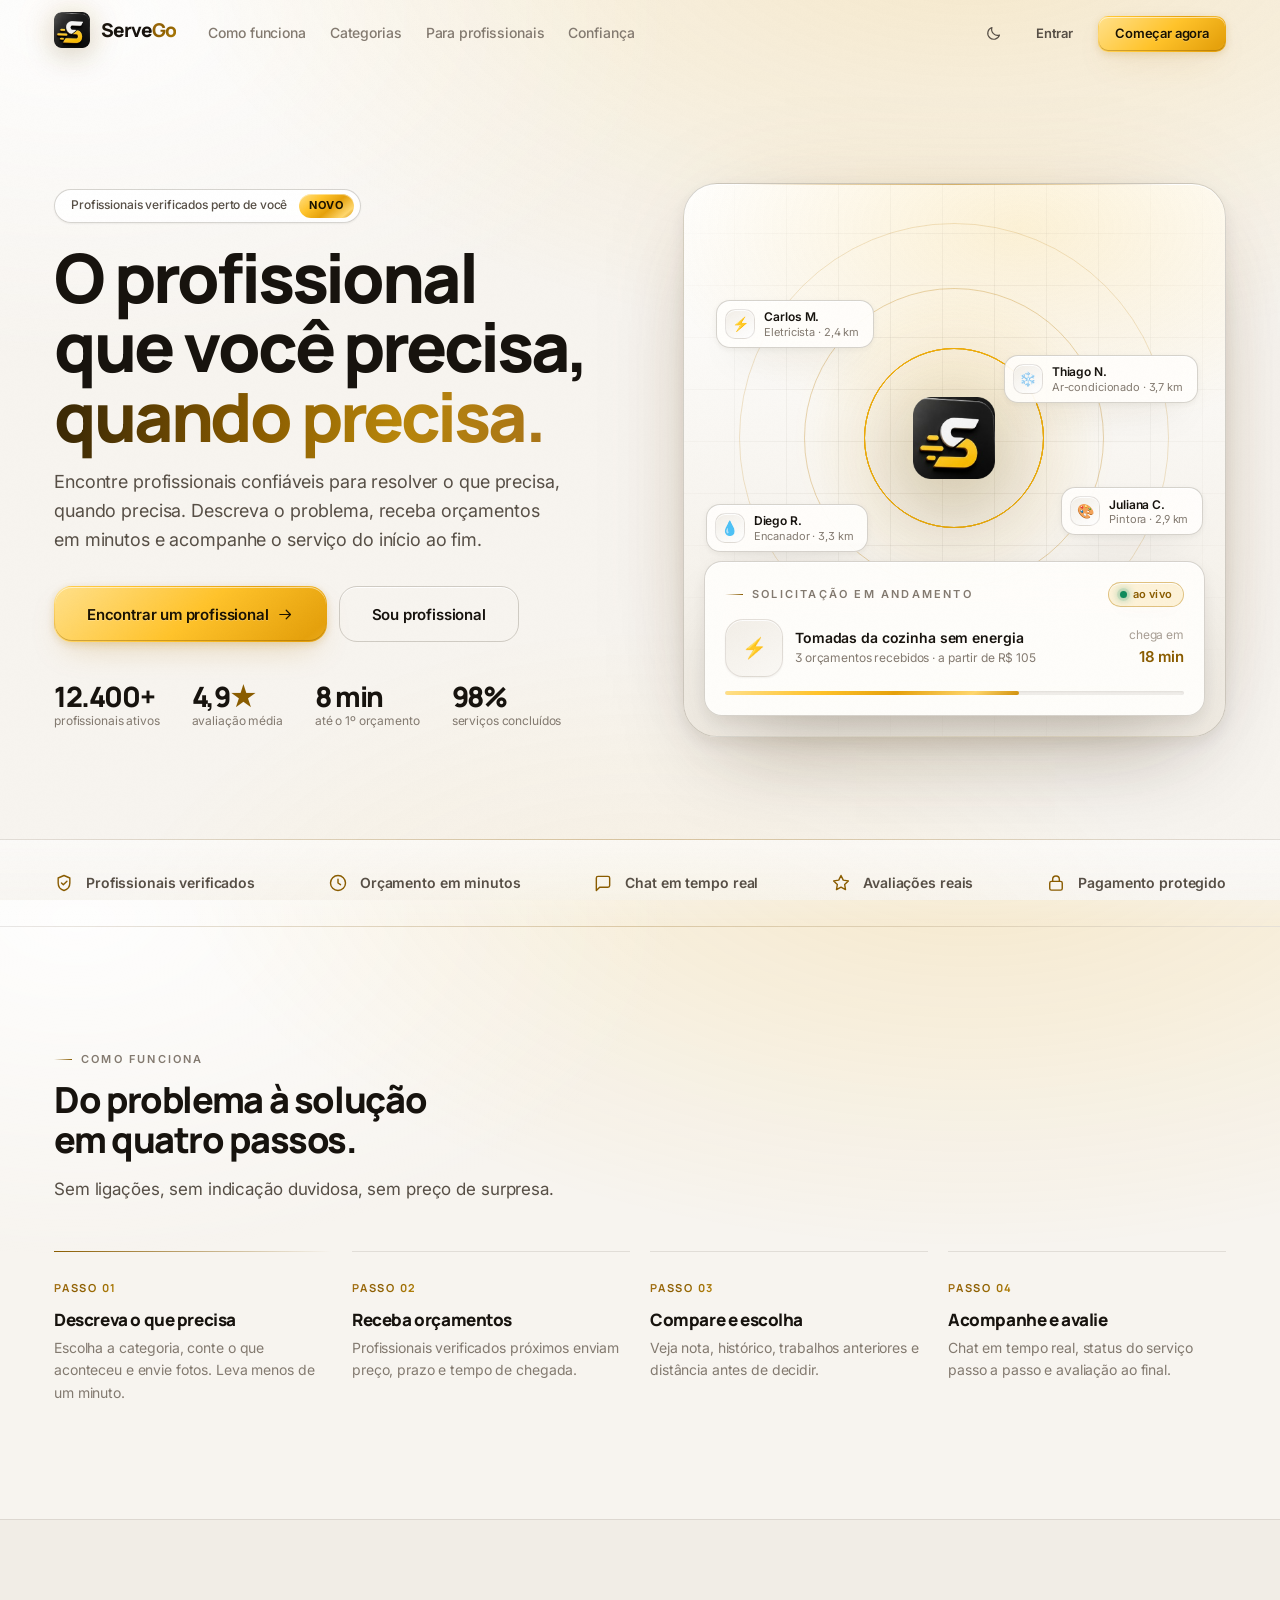
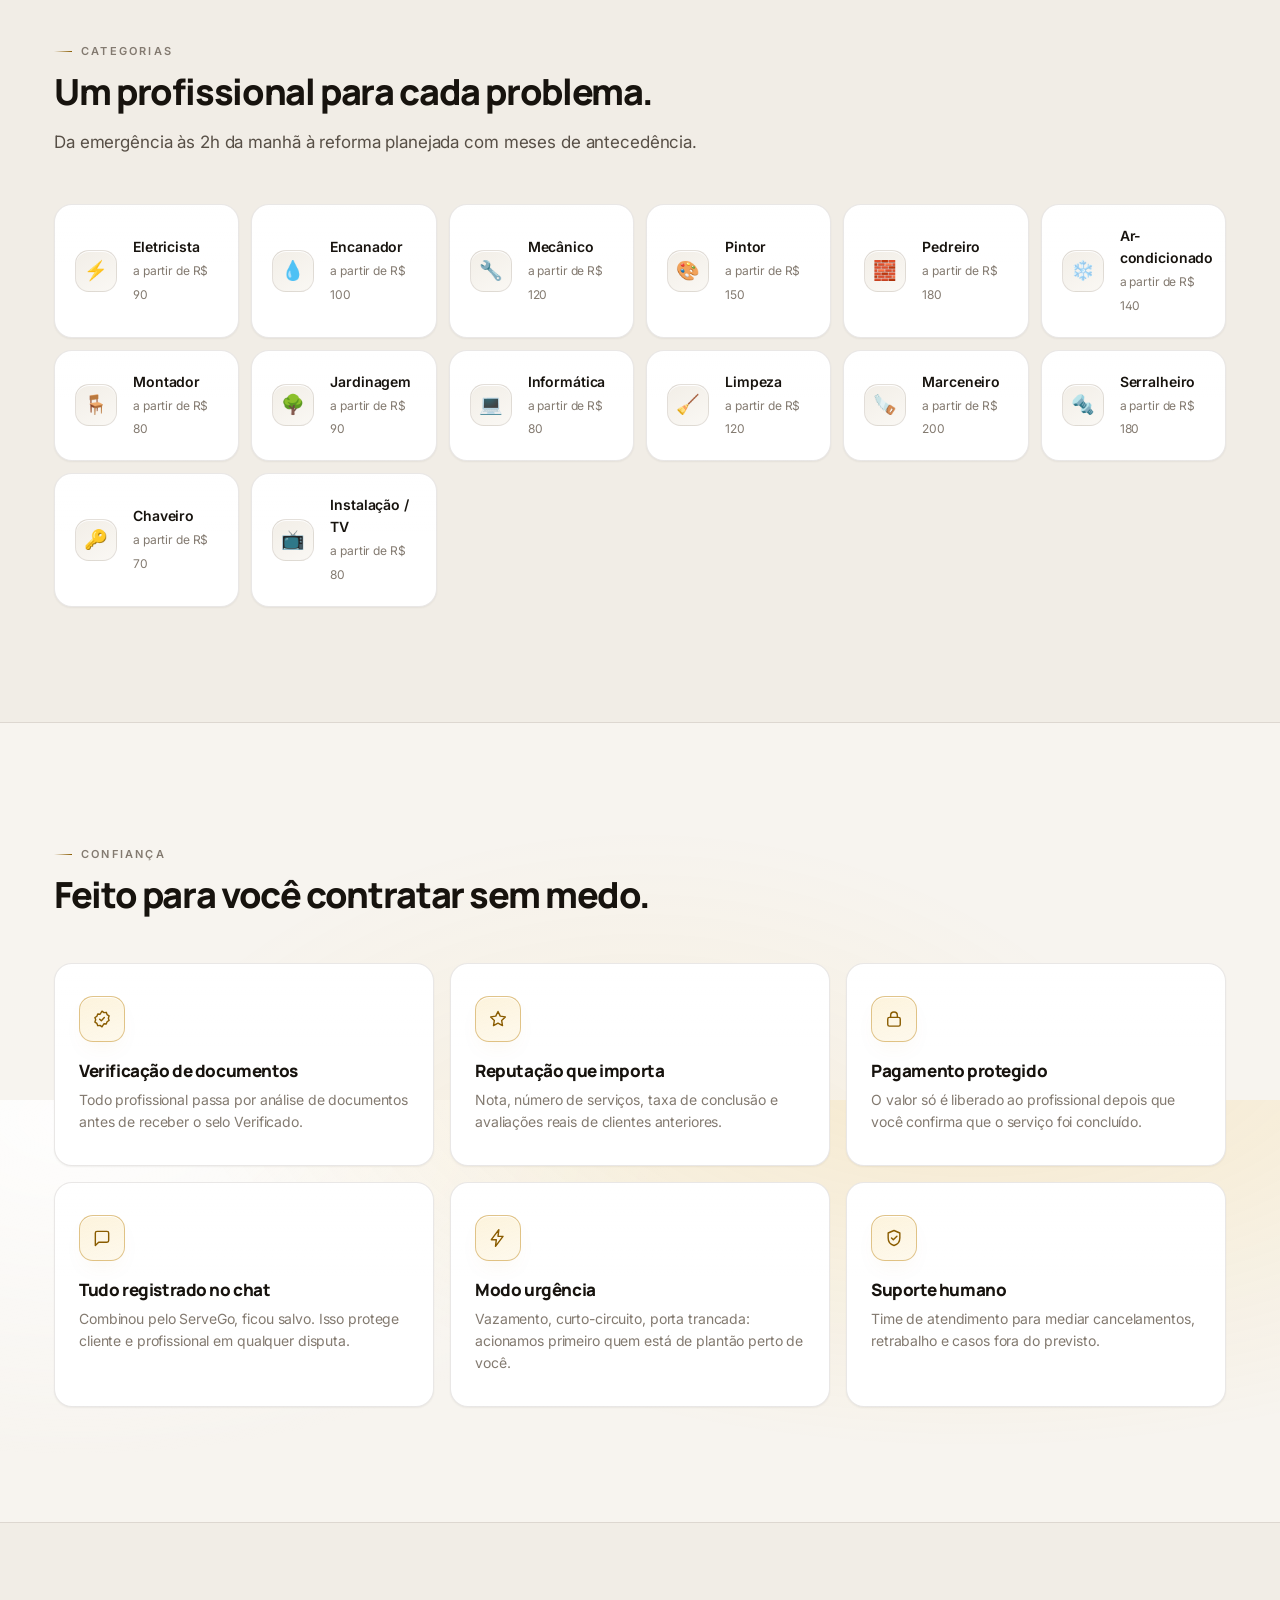
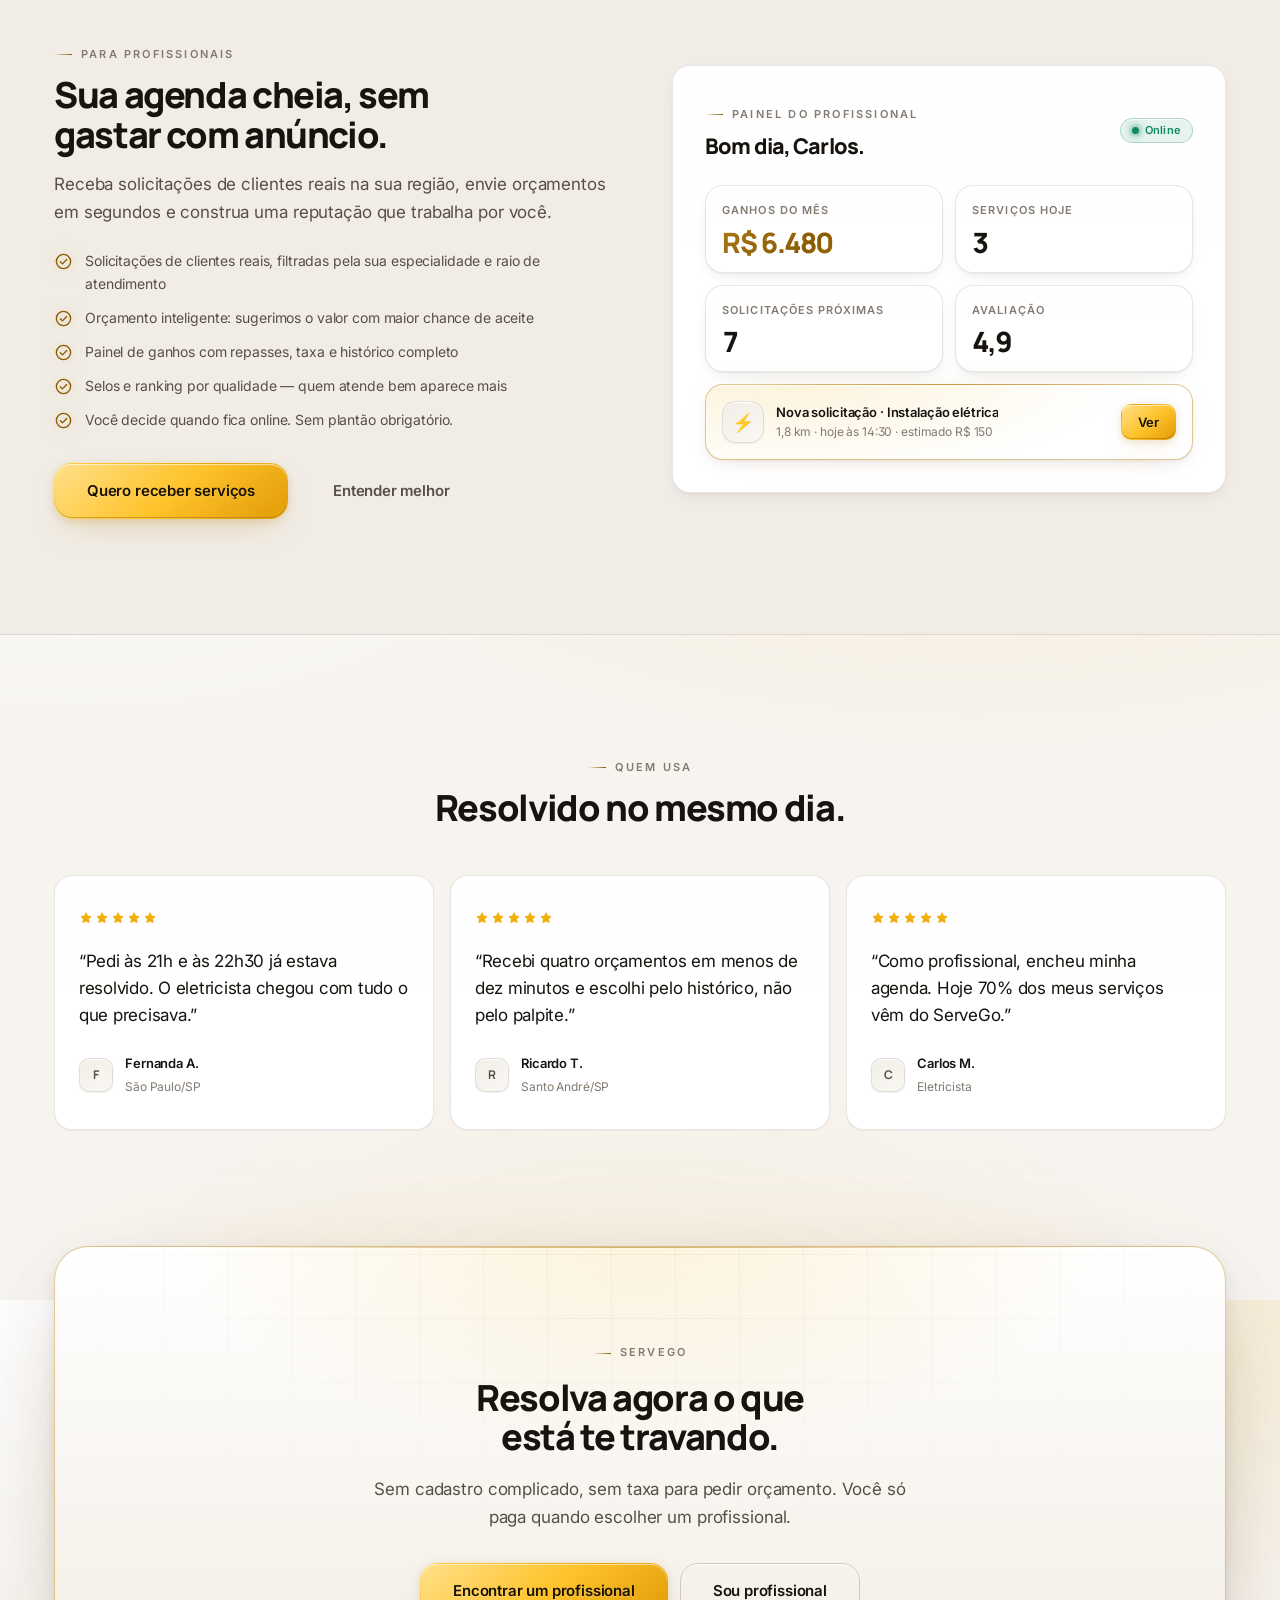
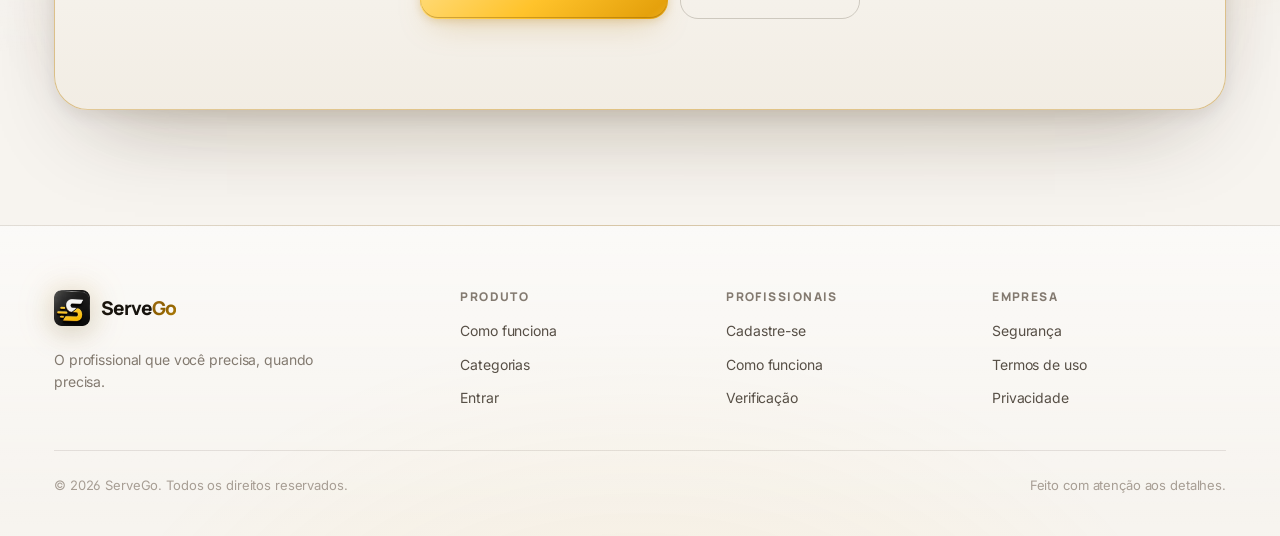
<file: index.html>
<!DOCTYPE html>
<html lang="pt-BR">
<head>
  <meta charset="UTF-8">
  <meta name="viewport" content="width=device-width, initial-scale=1, viewport-fit=cover">
  <meta name="theme-color" content="#060708">
  <title>ServeGo — O profissional que você precisa, quando precisa</title>
  <meta name="description" content="Encontre profissionais confiáveis para resolver o que precisa, quando precisa. Eletricistas, encanadores, mecânicos e mais — verificados, avaliados e próximos de você.">

  <meta property="og:title" content="ServeGo — O profissional que você precisa, quando precisa">
  <meta property="og:description" content="Orçamentos em minutos com profissionais verificados perto de você.">
  <meta property="og:type" content="website">

  <!-- Tema aplicado antes da primeira pintura (evita flash de tela branca) -->
  <script>
    (function () {
      try {
        var t = localStorage.getItem("servego.theme");
        if (t === "light" || t === "dark") document.documentElement.setAttribute("data-theme", t);
      } catch (e) {}
    })();
  </script>

  <link rel="icon" href="assets/favicon.png">
  <link rel="apple-touch-icon" href="assets/favicon.png">

  <link rel="preconnect" href="https://fonts.googleapis.com">
  <link rel="preconnect" href="https://fonts.gstatic.com" crossorigin>
  <link href="https://fonts.googleapis.com/css2?family=Inter:wght@400;500;600;700&family=Manrope:wght@600;700;800&display=swap" rel="stylesheet">

  <link rel="stylesheet" href="css/tokens.css">
  <link rel="stylesheet" href="css/base.css">
  <link rel="stylesheet" href="css/components.css">
  <link rel="stylesheet" href="css/landing.css">
</head>
<body class="lp">

  <!-- ==================== HEADER ==================== -->
  <header class="lp-header" id="lpHeader">
    <div class="sg-container lp-header__inner">
      <a href="#" id="brandSlot" aria-label="ServeGo"></a>
      <nav class="lp-nav">
        <a href="#como-funciona">Como funciona</a>
        <a href="#categorias">Categorias</a>
        <a href="#profissionais">Para profissionais</a>
        <a href="#confianca">Confiança</a>
      </nav>
      <div class="sg-spacer"></div>
      <div class="sg-row" style="gap:8px">
        <span id="themeSlot" style="display:flex"></span>
        <a class="sg-btn sg-btn--ghost sg-btn--sm sg-hide-sm" href="app.html">Entrar</a>
        <a class="sg-btn sg-btn--primary sg-btn--sm" href="app.html">Começar agora</a>
      </div>
    </div>
  </header>

  <!-- ==================== HERO ==================== -->
  <section class="lp-hero">
    <div class="sg-container">
      <div class="lp-hero__grid">
        <div>
          <span class="lp-hero__pill sg-anim">Profissionais verificados perto de você <b>NOVO</b></span>
          <h1 class="sg-anim sg-anim-1">
            O profissional que você precisa,
            <span class="sg-gradient-text">quando precisa.</span>
          </h1>
          <p class="lp-hero__sub sg-anim sg-anim-2">
            Encontre profissionais confiáveis para resolver o que precisa, quando precisa.
            Descreva o problema, receba orçamentos em minutos e acompanhe o serviço do início ao fim.
          </p>
          <div class="lp-hero__cta sg-anim sg-anim-3">
            <a class="sg-btn sg-btn--primary sg-btn--lg" href="app.html">
              Encontrar um profissional <span id="icoArrow"></span>
            </a>
            <a class="sg-btn sg-btn--outline sg-btn--lg" href="app.html">Sou profissional</a>
          </div>
          <div class="lp-hero__trust sg-anim sg-anim-4">
            <div class="lp-hero__trust-item">
              <span class="lp-hero__trust-value">12.400+</span>
              <span class="lp-hero__trust-label">profissionais ativos</span>
            </div>
            <div class="lp-hero__trust-item">
              <span class="lp-hero__trust-value">4,9<span class="sg-brand-text">★</span></span>
              <span class="lp-hero__trust-label">avaliação média</span>
            </div>
            <div class="lp-hero__trust-item">
              <span class="lp-hero__trust-value">8 min</span>
              <span class="lp-hero__trust-label">até o 1º orçamento</span>
            </div>
            <div class="lp-hero__trust-item">
              <span class="lp-hero__trust-value">98%</span>
              <span class="lp-hero__trust-label">serviços concluídos</span>
            </div>
          </div>
        </div>

        <!-- Composição visual: rede de profissionais ao redor do cliente -->
        <div class="lp-stage" aria-hidden="true">
          <div class="lp-stage__grid"></div>
          <div class="lp-stage__glow"></div>
          <div class="lp-stage__ring lp-stage__ring--1"></div>
          <div class="lp-stage__ring lp-stage__ring--2"></div>
          <div class="lp-stage__ring lp-stage__ring--3"></div>
          <div class="lp-stage__wave"></div>
          <div class="lp-stage__wave lp-stage__wave--2"></div>
          <div class="lp-stage__wave lp-stage__wave--3"></div>
          <div class="lp-stage__center" id="stageCenter"></div>

          <div class="lp-node" style="left:6%;top:21%;animation-delay:.25s">
            <span class="lp-node__ic">⚡</span>
            <span><span class="lp-node__name">Carlos M.</span><span class="lp-node__meta">Eletricista · 2,4 km</span></span>
          </div>
          <div class="lp-node" style="right:5%;top:31%;animation-delay:.45s">
            <span class="lp-node__ic">❄️</span>
            <span><span class="lp-node__name">Thiago N.</span><span class="lp-node__meta">Ar-condicionado · 3,7 km</span></span>
          </div>
          <div class="lp-node" style="left:4%;top:58%;animation-delay:.65s">
            <span class="lp-node__ic">💧</span>
            <span><span class="lp-node__name">Diego R.</span><span class="lp-node__meta">Encanador · 3,3 km</span></span>
          </div>
          <div class="lp-node" style="right:4%;top:55%;animation-delay:.85s">
            <span class="lp-node__ic">🎨</span>
            <span><span class="lp-node__name">Juliana C.</span><span class="lp-node__meta">Pintora · 2,9 km</span></span>
          </div>

          <div class="lp-stage__card">
            <div class="sg-row sg-row--between" style="margin-bottom:12px">
              <span class="sg-eyebrow">Solicitação em andamento</span>
              <span class="sg-badge sg-badge--brand"><span class="sg-dot sg-dot--live"></span>ao vivo</span>
            </div>
            <div class="sg-row">
              <span class="sg-avatar sg-avatar--lg" style="font-size:20px">⚡</span>
              <div style="min-width:0;flex:1">
                <div class="sg-md sg-strong sg-truncate">Tomadas da cozinha sem energia</div>
                <div class="sg-xs sg-dim">3 orçamentos recebidos · a partir de R$ 105</div>
              </div>
              <div style="text-align:right">
                <div class="sg-xs sg-faint">chega em</div>
                <div class="sg-strong sg-brand-text">18 min</div>
              </div>
            </div>
            <div class="sg-progress" style="margin-top:14px"><div class="sg-progress__fill" style="width:64%"></div></div>
          </div>
        </div>
      </div>
    </div>
  </section>

  <!-- ==================== FAIXA DE CONFIANÇA ==================== -->
  <section class="lp-strip">
    <div class="sg-container lp-strip__inner" id="stripSlot"></div>
  </section>

  <!-- ==================== COMO FUNCIONA ==================== -->
  <section class="lp-section" id="como-funciona">
    <div class="sg-container">
      <div class="lp-section__head" data-reveal>
        <span class="sg-eyebrow">Como funciona</span>
        <h2>Do problema à solução em quatro passos.</h2>
        <p class="sg-lead">Sem ligações, sem indicação duvidosa, sem preço de surpresa.</p>
      </div>
      <div class="lp-steps">
        <div class="lp-step is-brand" data-reveal>
          <span class="lp-step__n">PASSO 01</span>
          <h4>Descreva o que precisa</h4>
          <p class="sg-md sg-dim">Escolha a categoria, conte o que aconteceu e envie fotos. Leva menos de um minuto.</p>
        </div>
        <div class="lp-step" data-reveal data-reveal-delay="80">
          <span class="lp-step__n">PASSO 02</span>
          <h4>Receba orçamentos</h4>
          <p class="sg-md sg-dim">Profissionais verificados próximos enviam preço, prazo e tempo de chegada.</p>
        </div>
        <div class="lp-step" data-reveal data-reveal-delay="160">
          <span class="lp-step__n">PASSO 03</span>
          <h4>Compare e escolha</h4>
          <p class="sg-md sg-dim">Veja nota, histórico, trabalhos anteriores e distância antes de decidir.</p>
        </div>
        <div class="lp-step" data-reveal data-reveal-delay="240">
          <span class="lp-step__n">PASSO 04</span>
          <h4>Acompanhe e avalie</h4>
          <p class="sg-md sg-dim">Chat em tempo real, status do serviço passo a passo e avaliação ao final.</p>
        </div>
      </div>
    </div>
  </section>

  <!-- ==================== CATEGORIAS ==================== -->
  <section class="lp-section lp-section--alt" id="categorias">
    <div class="sg-container">
      <div class="lp-section__head" data-reveal>
        <span class="sg-eyebrow">Categorias</span>
        <h2>Um profissional para cada problema.</h2>
        <p class="sg-lead">Da emergência às 2h da manhã à reforma planejada com meses de antecedência.</p>
      </div>
      <div class="lp-cats" id="catsSlot" data-reveal></div>
    </div>
  </section>

  <!-- ==================== CONFIANÇA ==================== -->
  <section class="lp-section" id="confianca">
    <div class="sg-container">
      <div class="lp-section__head" data-reveal>
        <span class="sg-eyebrow">Confiança</span>
        <h2>Feito para você contratar sem medo.</h2>
      </div>
      <div class="lp-features" id="featSlot"></div>
    </div>
  </section>

  <!-- ==================== PARA PROFISSIONAIS ==================== -->
  <section class="lp-section lp-section--alt" id="profissionais">
    <div class="sg-container lp-split">
      <div data-reveal>
        <span class="sg-eyebrow">Para profissionais</span>
        <h2 style="margin:12px 0 16px">Sua agenda cheia, sem gastar com anúncio.</h2>
        <p class="sg-lead">Receba solicitações de clientes reais na sua região, envie orçamentos em segundos e construa uma reputação que trabalha por você.</p>
        <ul class="lp-checklist" id="proListSlot"></ul>
        <div class="sg-row" style="gap:12px;margin-top:32px">
          <a class="sg-btn sg-btn--primary sg-btn--lg" href="app.html">Quero receber serviços</a>
          <a class="sg-btn sg-btn--ghost sg-btn--lg" href="#como-funciona">Entender melhor</a>
        </div>
      </div>
      <div data-reveal data-reveal-delay="120">
        <div class="sg-card sg-card--pad-lg">
          <div class="sg-row sg-row--between" style="margin-bottom:22px">
            <div>
              <div class="sg-eyebrow">Painel do profissional</div>
              <div class="sg-display" style="font-size:1.35rem;margin-top:6px">Bom dia, Carlos.</div>
            </div>
            <span class="sg-badge sg-badge--success"><span class="sg-dot sg-dot--live"></span>Online</span>
          </div>
          <div class="sg-grid sg-grid--2" style="gap:12px">
            <div class="sg-card sg-card--tight"><div class="sg-metric">
              <span class="sg-metric__label">Ganhos do mês</span>
              <span class="sg-metric__value sg-brand-text">R$ 6.480</span></div></div>
            <div class="sg-card sg-card--tight"><div class="sg-metric">
              <span class="sg-metric__label">Serviços hoje</span>
              <span class="sg-metric__value">3</span></div></div>
            <div class="sg-card sg-card--tight"><div class="sg-metric">
              <span class="sg-metric__label">Solicitações próximas</span>
              <span class="sg-metric__value">7</span></div></div>
            <div class="sg-card sg-card--tight"><div class="sg-metric">
              <span class="sg-metric__label">Avaliação</span>
              <span class="sg-metric__value">4,9</span></div></div>
          </div>
          <div class="sg-card sg-card--tight sg-card--brand" style="margin-top:12px">
            <div class="sg-row sg-row--between">
              <div class="sg-row" style="min-width:0">
                <span class="sg-avatar" style="font-size:18px">⚡</span>
                <div style="min-width:0">
                  <div class="sg-sm sg-strong sg-truncate">Nova solicitação · Instalação elétrica</div>
                  <div class="sg-xs sg-dim">1,8 km · hoje às 14:30 · estimado R$ 150</div>
                </div>
              </div>
              <span class="sg-btn sg-btn--primary sg-btn--sm">Ver</span>
            </div>
          </div>
        </div>
      </div>
    </div>
  </section>

  <!-- ==================== DEPOIMENTOS ==================== -->
  <section class="lp-section">
    <div class="sg-container">
      <div class="lp-section__head lp-section__head--center" data-reveal>
        <span class="sg-eyebrow">Quem usa</span>
        <h2>Resolvido no mesmo dia.</h2>
      </div>
      <div class="lp-quotes" id="quotesSlot"></div>
    </div>
  </section>

  <!-- ==================== CTA FINAL ==================== -->
  <section class="lp-section" style="padding-top:0">
    <div class="sg-container">
      <div class="lp-cta" data-reveal>
        <span class="sg-eyebrow">ServeGo</span>
        <h2 style="margin:16px auto 18px">Resolva agora o que está te travando.</h2>
        <p class="sg-lead" style="max-width:52ch;margin-inline:auto">
          Sem cadastro complicado, sem taxa para pedir orçamento. Você só paga quando escolher um profissional.
        </p>
        <div class="lp-cta__actions">
          <a class="sg-btn sg-btn--primary sg-btn--lg" href="app.html">Encontrar um profissional</a>
          <a class="sg-btn sg-btn--outline sg-btn--lg" href="app.html">Sou profissional</a>
        </div>
      </div>
    </div>
  </section>

  <!-- ==================== FOOTER ==================== -->
  <footer class="lp-footer">
    <div class="sg-container">
      <div class="lp-footer__grid">
        <div>
          <div id="footBrand"></div>
          <p class="sg-md sg-dim" style="margin-top:16px;max-width:34ch">
            O profissional que você precisa, quando precisa.
          </p>
        </div>
        <div>
          <h5>Produto</h5>
          <ul>
            <li><a href="#como-funciona">Como funciona</a></li>
            <li><a href="#categorias">Categorias</a></li>
            <li><a href="app.html">Entrar</a></li>
          </ul>
        </div>
        <div>
          <h5>Profissionais</h5>
          <ul>
            <li><a href="app.html">Cadastre-se</a></li>
            <li><a href="#profissionais">Como funciona</a></li>
            <li><a href="#confianca">Verificação</a></li>
          </ul>
        </div>
        <div>
          <h5>Empresa</h5>
          <ul>
            <li><a href="#confianca">Segurança</a></li>
            <li><a href="#">Termos de uso</a></li>
            <li><a href="#">Privacidade</a></li>
          </ul>
        </div>
      </div>
      <div class="lp-footer__bottom">
        <span>© <span id="year"></span> ServeGo. Todos os direitos reservados.</span>
        <span>Feito com atenção aos detalhes.</span>
      </div>
    </div>
  </footer>

  <script src="js/icons.js"></script>
  <script src="js/theme.js"></script>
  <script>
  (function () {
    var SG = window.SG;

    document.getElementById("brandSlot").innerHTML = SG.brandLogo();
    document.getElementById("footBrand").innerHTML = SG.brandLogo();
    document.getElementById("stageCenter").innerHTML = SG.brandMark(40);
    document.getElementById("icoArrow").innerHTML = SG.icon("arrowRight", 17);
    document.getElementById("year").textContent = new Date().getFullYear();

    /* Botão de tema claro/escuro */
    if (SG.theme) SG.theme.mount("#themeSlot", "sg-btn sg-btn--ghost sg-btn--sm sg-btn--icon");

    /* Faixa de confiança */
    var strip = [
      ["shield", "Profissionais verificados"],
      ["clock", "Orçamento em minutos"],
      ["chat", "Chat em tempo real"],
      ["star", "Avaliações reais"],
      ["lock", "Pagamento protegido"]
    ];
    document.getElementById("stripSlot").innerHTML = strip.map(function (s) {
      return '<div class="lp-strip__item"><span class="lp-strip__ic">' + SG.icon(s[0], 20) +
        '</span><span class="sg-md sg-muted sg-strong">' + s[1] + "</span></div>";
    }).join("");

    /* Categorias */
    var cats = [
      ["⚡", "Eletricista", "R$ 90"], ["💧", "Encanador", "R$ 100"], ["🔧", "Mecânico", "R$ 120"],
      ["🎨", "Pintor", "R$ 150"], ["🧱", "Pedreiro", "R$ 180"], ["❄️", "Ar-condicionado", "R$ 140"],
      ["🪑", "Montador", "R$ 80"], ["🌳", "Jardinagem", "R$ 90"], ["💻", "Informática", "R$ 80"],
      ["🧹", "Limpeza", "R$ 120"], ["🪚", "Marceneiro", "R$ 200"], ["🔩", "Serralheiro", "R$ 180"],
      ["🔑", "Chaveiro", "R$ 70"], ["📺", "Instalação / TV", "R$ 80"]
    ];
    document.getElementById("catsSlot").innerHTML = cats.map(function (c) {
      return '<a class="lp-cat" href="app.html"><span class="lp-cat__ic">' + c[0] + "</span>" +
        '<span><span class="lp-cat__name" style="display:block">' + c[1] + "</span>" +
        '<span class="lp-cat__price">a partir de ' + c[2] + "</span></span></a>";
    }).join("");

    /* Diferenciais */
    var feats = [
      ["verified", "Verificação de documentos", "Todo profissional passa por análise de documentos antes de receber o selo Verificado."],
      ["star", "Reputação que importa", "Nota, número de serviços, taxa de conclusão e avaliações reais de clientes anteriores."],
      ["lock", "Pagamento protegido", "O valor só é liberado ao profissional depois que você confirma que o serviço foi concluído."],
      ["chat", "Tudo registrado no chat", "Combinou pelo ServeGo, ficou salvo. Isso protege cliente e profissional em qualquer disputa."],
      ["zap", "Modo urgência", "Vazamento, curto-circuito, porta trancada: acionamos primeiro quem está de plantão perto de você."],
      ["shield", "Suporte humano", "Time de atendimento para mediar cancelamentos, retrabalho e casos fora do previsto."]
    ];
    document.getElementById("featSlot").innerHTML = feats.map(function (f, i) {
      return '<div class="lp-feature" data-reveal data-reveal-delay="' + (i * 70) + '">' +
        '<div class="lp-feature__ic">' + SG.icon(f[0], 20) + "</div>" +
        "<h4>" + f[1] + "</h4><p>" + f[2] + "</p></div>";
    }).join("");

    /* Lista para profissionais */
    var proItems = [
      "Solicitações de clientes reais, filtradas pela sua especialidade e raio de atendimento",
      "Orçamento inteligente: sugerimos o valor com maior chance de aceite",
      "Painel de ganhos com repasses, taxa e histórico completo",
      "Selos e ranking por qualidade — quem atende bem aparece mais",
      "Você decide quando fica online. Sem plantão obrigatório."
    ];
    document.getElementById("proListSlot").innerHTML = proItems.map(function (t) {
      return "<li>" + SG.icon("checkCircle", 18) + "<span>" + t + "</span></li>";
    }).join("");

    /* Depoimentos */
    var quotes = [
      ["Pedi às 21h e às 22h30 já estava resolvido. O eletricista chegou com tudo o que precisava.", "Fernanda A.", "São Paulo/SP", 5],
      ["Recebi quatro orçamentos em menos de dez minutos e escolhi pelo histórico, não pelo palpite.", "Ricardo T.", "Santo André/SP", 5],
      ["Como profissional, encheu minha agenda. Hoje 70% dos meus serviços vêm do ServeGo.", "Carlos M.", "Eletricista", 5]
    ];
    document.getElementById("quotesSlot").innerHTML = quotes.map(function (q, i) {
      var stars = "";
      for (var s = 0; s < q[3]; s++) stars += SG.starIcon(true, 15);
      return '<div class="lp-quote" data-reveal data-reveal-delay="' + (i * 90) + '">' +
        '<span class="sg-stars">' + stars + "</span>" +
        "<p>“" + q[0] + "”</p>" +
        '<div class="sg-row"><span class="sg-avatar sg-avatar--sm">' + q[1].charAt(0) + "</span>" +
        '<span><span class="sg-sm sg-strong" style="display:block">' + q[1] + "</span>" +
        '<span class="sg-xs sg-dim">' + q[2] + "</span></span></div></div>";
    }).join("");

    /* Header fixo com fundo ao rolar */
    var header = document.getElementById("lpHeader");
    var onScroll = function () { header.classList.toggle("is-stuck", window.scrollY > 12); };
    window.addEventListener("scroll", onScroll, { passive: true });
    onScroll();

    /* Reveal por scroll */
    var els = [].slice.call(document.querySelectorAll("[data-reveal]"));
    if ("IntersectionObserver" in window) {
      var io = new IntersectionObserver(function (entries) {
        entries.forEach(function (en) {
          if (!en.isIntersecting) return;
          var delay = parseInt(en.target.getAttribute("data-reveal-delay") || "0", 10);
          setTimeout(function () { en.target.classList.add("is-visible"); }, delay);
          io.unobserve(en.target);
        });
      }, { threshold: 0.12, rootMargin: "0px 0px -40px" });
      els.forEach(function (e) { io.observe(e); });
    } else {
      els.forEach(function (e) { e.classList.add("is-visible"); });
    }

    /* Rolagem suave nas âncoras */
    document.addEventListener("click", function (e) {
      var a = e.target.closest('a[href^="#"]');
      if (!a) return;
      var id = a.getAttribute("href");
      if (id.length < 2) return;
      var target = document.querySelector(id);
      if (!target) return;
      e.preventDefault();
      window.scrollTo({ top: target.getBoundingClientRect().top + window.scrollY - 76, behavior: "smooth" });
    });
  })();
  </script>
</body>
</html>
</file>
<file: css/tokens.css>
/* ==========================================================================
   ServeGo — Design Tokens · Ultra-Premium · Tema claro e escuro
   --------------------------------------------------------------------------
   Como funciona o tema:
     :root                          → tema ESCURO (padrão da marca)
     :root[data-theme="light"]      → tema CLARO escolhido pelo usuário
     @media (prefers-color-scheme)  → segue o sistema quando não há escolha

   Nenhum valor cru de cor, sombra ou material deve ser escrito fora daqui.
   Os "materiais" (glaze, hover, well, sheen, inset, scrim) existem para que
   vidro, luz e profundidade se invertam corretamente entre os dois temas.
   ========================================================================== */

:root {
  /* =====================================================================
     TEMA ESCURO — preto quente, ouro metálico, vidro
     ===================================================================== */

  /* ---- Superfícies -------------------------------------------------- */
  --sg-bg: #070706;
  --sg-bg-soft: #0b0a09;
  --sg-surface: #100f0e;
  --sg-surface-2: #171513;
  --sg-surface-3: #201d1a;
  --sg-elevated: #2a2622;

  /* ---- Vidro (com backdrop-filter) ---------------------------------- */
  --sg-glass: rgba(24, 21, 19, 0.62);
  --sg-glass-strong: rgba(16, 15, 14, 0.86);
  --sg-glass-header: rgba(9, 8, 7, 0.72);
  --sg-glass-blur: blur(22px) saturate(150%);

  /* ---- Linhas ------------------------------------------------------- */
  --sg-line: rgba(255, 240, 220, 0.075);
  --sg-line-soft: rgba(255, 240, 220, 0.045);
  --sg-line-strong: rgba(255, 240, 220, 0.145);
  --sg-line-gold: rgba(255, 192, 31, 0.26);
  --sg-grid: rgba(255, 240, 220, 0.045);

  /* ---- Materiais ----------------------------------------------------
     glaze  = verniz de luz no topo das superfícies
     hover  = tinta de interação
     well   = fundo rebaixado (campos, segmentos, cabeçalho de tabela)
     sheen  = filete de luz de 1px (box-shadow inset)
     inset  = profundidade interna dos campos
     scrim  = véu atrás de modais                                        */
  --sg-glaze: rgba(255, 245, 230, 0.045);
  --sg-glaze-soft: rgba(255, 245, 230, 0.028);
  --sg-glaze-strong: rgba(255, 245, 230, 0.075);
  --sg-hover: rgba(255, 245, 230, 0.045);
  --sg-hover-strong: rgba(255, 245, 230, 0.075);
  --sg-well: rgba(0, 0, 0, 0.28);
  --sg-well-strong: rgba(0, 0, 0, 0.4);
  --sg-sheen: inset 0 1px 0 rgba(255, 245, 225, 0.07);
  --sg-sheen-strong: inset 0 1px 0 rgba(255, 245, 225, 0.14);
  --sg-inset: inset 0 1px 2px rgba(0, 0, 0, 0.35);
  --sg-inset-strong: inset 0 1px 3px rgba(0, 0, 0, 0.5);
  --sg-scrim: rgba(3, 3, 2, 0.74);
  --sg-shade: rgba(0, 0, 0, 0.6);
  --sg-shade-strong: rgba(0, 0, 0, 0.9);

  /* ---- Texto -------------------------------------------------------- */
  --sg-text: #f7f4f0;
  --sg-text-2: #bab3ab;
  --sg-text-3: #857d76;
  --sg-text-4: #5b544e;
  --sg-on-brand: #180f00;

  /* ---- Ouro --------------------------------------------------------- */
  --sg-gold-100: #ffefc0;
  --sg-gold-200: #ffdc82;
  --sg-gold-300: #ffc93f;
  --sg-brand: #ffc01f;
  --sg-brand-2: #eaa30c;
  --sg-brand-3: #b87c05;
  --sg-brand-deep: #7d5202;
  /* cor do ouro quando vira TEXTO ou ícone (precisa de contraste) */
  --sg-brand-ink: #ffc01f;
  --sg-brand-ink-2: #ffdc82;

  --sg-brand-soft: rgba(255, 192, 31, 0.11);
  --sg-brand-softer: rgba(255, 192, 31, 0.055);
  --sg-brand-line: var(--sg-line-gold);
  --sg-brand-glow: rgba(255, 168, 10, 0.3);
  --sg-brand-halo: rgba(255, 168, 10, 0.14);

  /* Gradientes metálicos */
  --sg-gold-metal: linear-gradient(140deg,
      var(--sg-gold-100) 0%, var(--sg-brand) 34%, var(--sg-brand-2) 58%,
      var(--sg-gold-200) 86%, var(--sg-brand-2) 100%);
  /* versão para texto recortado (background-clip: text) */
  --sg-gold-ink: var(--sg-gold-metal);
  --sg-gold-line: linear-gradient(90deg,
      transparent 0%, var(--sg-brand-line) 22%, rgba(255, 223, 140, 0.5) 50%,
      var(--sg-brand-line) 78%, transparent 100%);
  --sg-gold-text: linear-gradient(96deg, #fffaf0 4%, var(--sg-gold-200) 40%,
      var(--sg-brand) 66%, var(--sg-gold-100) 100%);

  /* ---- Semânticas --------------------------------------------------- */
  --sg-success: #4cd6a0;
  --sg-success-soft: rgba(76, 214, 160, 0.11);
  --sg-success-line: rgba(76, 214, 160, 0.26);
  --sg-danger: #ff6f63;
  --sg-danger-soft: rgba(255, 111, 99, 0.11);
  --sg-danger-line: rgba(255, 111, 99, 0.26);
  --sg-info: #7fb0ff;
  --sg-info-soft: rgba(127, 176, 255, 0.11);
  --sg-info-line: rgba(127, 176, 255, 0.26);
  --sg-warn: #ffb020;
  --sg-warn-soft: rgba(255, 176, 32, 0.11);
  --sg-warn-line: rgba(255, 176, 32, 0.26);

  /* ---- Sombras em camadas ------------------------------------------- */
  --sg-shadow-sm: 0 1px 2px rgba(0, 0, 0, 0.5);
  --sg-shadow-md: 0 2px 4px rgba(0, 0, 0, 0.4), 0 8px 20px -8px rgba(0, 0, 0, 0.6);
  --sg-shadow-lg: 0 4px 10px rgba(0, 0, 0, 0.35), 0 22px 56px -22px rgba(0, 0, 0, 0.85);
  --sg-shadow-xl: 0 10px 24px rgba(0, 0, 0, 0.42), 0 50px 110px -40px rgba(0, 0, 0, 0.95);
  --sg-shadow-brand: 0 2px 8px rgba(184, 124, 5, 0.28), 0 16px 40px -14px var(--sg-brand-glow);
  --sg-shadow-brand-lg: 0 4px 12px rgba(184, 124, 5, 0.34), 0 26px 62px -18px var(--sg-brand-glow);

  /* ---- Ambiente (auras de fundo) ------------------------------------ */
  --sg-aura-gold: rgba(255, 168, 10, 0.14);
  --sg-aura-gold-soft: rgba(255, 168, 10, 0.07);
  --sg-aura-light: rgba(255, 245, 230, 0.045);
  --sg-stage-top: #14120f;
  --sg-stage-bottom: #070605;

  /* ---- Textura ------------------------------------------------------ */
  --sg-noise-opacity: 0.035;
  --sg-noise-blend: overlay;
  --sg-noise: url("data:image/svg+xml,%3Csvg xmlns='http://www.w3.org/2000/svg' width='180' height='180'%3E%3Cfilter id='n'%3E%3CfeTurbulence type='fractalNoise' baseFrequency='0.85' numOctaves='3' stitchTiles='stitch'/%3E%3CfeColorMatrix type='saturate' values='0'/%3E%3C/filter%3E%3Crect width='180' height='180' filter='url(%23n)' opacity='0.5'/%3E%3C/svg%3E");

  color-scheme: dark;

  /* =====================================================================
     ESCALAS INVARIANTES (não mudam com o tema)
     ===================================================================== */

  /* ---- Tipografia ---------------------------------------------------- */
  --sg-font: "Inter", -apple-system, BlinkMacSystemFont, "Segoe UI", Roboto, Helvetica, Arial, sans-serif;
  --sg-font-display: "Manrope", var(--sg-font);
  --sg-fs-2xs: 0.6875rem;
  --sg-fs-xs: 0.75rem;
  --sg-fs-sm: 0.8125rem;
  --sg-fs-md: 0.875rem;
  --sg-fs-base: 0.9375rem;
  --sg-fs-lg: 1.0625rem;
  --sg-fs-xl: 1.3125rem;
  --sg-fs-2xl: 1.75rem;
  --sg-fs-3xl: 2.25rem;
  --sg-fs-4xl: 3rem;
  --sg-fs-5xl: 4.25rem;
  --sg-track-tight: -0.032em;
  --sg-track-display: -0.045em;
  --sg-track-eyebrow: 0.2em;

  /* ---- Espaçamento --------------------------------------------------- */
  --sg-1: 4px;  --sg-2: 8px;  --sg-3: 12px; --sg-4: 16px; --sg-5: 20px;
  --sg-6: 24px; --sg-8: 32px; --sg-10: 40px; --sg-12: 48px; --sg-16: 64px;
  --sg-20: 80px; --sg-24: 96px; --sg-32: 128px;

  /* ---- Raios --------------------------------------------------------- */
  --sg-r-xs: 7px; --sg-r-sm: 10px; --sg-r-md: 14px; --sg-r-lg: 18px;
  --sg-r-xl: 26px; --sg-r-2xl: 34px; --sg-r-full: 999px;

  /* ---- Movimento ----------------------------------------------------- */
  --sg-ease: cubic-bezier(0.32, 0.72, 0.26, 1);
  --sg-ease-out: cubic-bezier(0.16, 1, 0.3, 1);
  --sg-ease-spring: cubic-bezier(0.34, 1.42, 0.5, 1);
  --sg-t-fast: 140ms;
  --sg-t: 260ms;
  --sg-t-slow: 480ms;
  --sg-t-lux: 760ms;

  /* ---- Layout -------------------------------------------------------- */
  --sg-container: 1220px;
  --sg-container-wide: 1440px;
  --sg-header-h: 68px;
  --sg-sidebar-w: 256px;
  --sg-bottomnav-h: 64px;
  --sg-z-grain: 1;
  --sg-z-header: 60;
  --sg-z-sidebar: 55;
  --sg-z-sheet: 80;
  --sg-z-modal: 90;
  --sg-z-toast: 100;
}

/* ==========================================================================
   TEMA CLARO — marfim quente, bronze e papel
   Aplicado quando o usuário escolhe "claro" OU quando o sistema pede claro
   e o usuário ainda não escolheu nada.
   ========================================================================== */
:root[data-theme="light"] {
  /* ---- Superfícies -------------------------------------------------- */
  --sg-bg: #f7f4ef;
  --sg-bg-soft: #f1ede6;
  --sg-surface: #ffffff;
  --sg-surface-2: #faf8f4;
  --sg-surface-3: #f2eee7;
  --sg-elevated: #ffffff;

  /* ---- Vidro -------------------------------------------------------- */
  --sg-glass: rgba(255, 253, 250, 0.72);
  --sg-glass-strong: rgba(255, 254, 252, 0.9);
  --sg-glass-header: rgba(250, 247, 242, 0.78);

  /* ---- Linhas ------------------------------------------------------- */
  --sg-line: rgba(40, 28, 10, 0.1);
  --sg-line-soft: rgba(40, 28, 10, 0.06);
  --sg-line-strong: rgba(40, 28, 10, 0.19);
  --sg-line-gold: rgba(184, 124, 5, 0.42);
  --sg-grid: rgba(40, 28, 10, 0.055);

  /* ---- Materiais (invertem a lógica da luz) ------------------------- */
  --sg-glaze: rgba(255, 255, 255, 0.85);
  --sg-glaze-soft: rgba(255, 255, 255, 0.55);
  --sg-glaze-strong: rgba(255, 255, 255, 1);
  --sg-hover: rgba(40, 28, 10, 0.045);
  --sg-hover-strong: rgba(40, 28, 10, 0.075);
  --sg-well: rgba(40, 28, 10, 0.04);
  --sg-well-strong: rgba(40, 28, 10, 0.065);
  --sg-sheen: inset 0 1px 0 rgba(255, 255, 255, 0.9);
  --sg-sheen-strong: inset 0 1px 0 rgba(255, 255, 255, 1);
  --sg-inset: inset 0 1px 2px rgba(40, 28, 10, 0.07);
  --sg-inset-strong: inset 0 1px 3px rgba(40, 28, 10, 0.1);
  --sg-scrim: rgba(38, 30, 18, 0.4);
  --sg-shade: rgba(40, 28, 10, 0.18);
  --sg-shade-strong: rgba(40, 28, 10, 0.32);

  /* ---- Texto -------------------------------------------------------- */
  --sg-text: #17130e;
  --sg-text-2: #574f46;
  --sg-text-3: #837a70;
  --sg-text-4: #a79e94;
  --sg-on-brand: #1a1200;

  /* ---- Ouro: o metal continua ouro, mas o "ouro texto" vira bronze --- */
  --sg-brand: #f0ae0a;
  --sg-brand-2: #d1900a;
  --sg-brand-3: #a06a04;
  --sg-brand-deep: #6d4802;
  --sg-brand-ink: #8a5c00;
  --sg-brand-ink-2: #6d4802;

  --sg-brand-soft: rgba(240, 174, 10, 0.14);
  --sg-brand-softer: rgba(240, 174, 10, 0.075);
  --sg-brand-glow: rgba(184, 124, 5, 0.34);
  --sg-brand-halo: rgba(240, 174, 10, 0.16);

  --sg-gold-metal: linear-gradient(140deg,
      #ffe08a 0%, #ffc32b 32%, #e5a10c 58%, #ffd76e 84%, #d1900a 100%);
  --sg-gold-ink: linear-gradient(140deg, #a97418 0%, #8a5c00 46%, #b8860b 100%);
  --sg-gold-line: linear-gradient(90deg,
      transparent 0%, rgba(184, 124, 5, 0.32) 22%, rgba(184, 124, 5, 0.6) 50%,
      rgba(184, 124, 5, 0.32) 78%, transparent 100%);
  --sg-gold-text: linear-gradient(96deg, #3d2a05 4%, #8a5c00 42%,
      #b8860b 70%, #a97418 100%);

  /* ---- Semânticas (tons que funcionam sobre papel) ------------------ */
  --sg-success: #0f8a5c;
  --sg-success-soft: rgba(15, 138, 92, 0.1);
  --sg-success-line: rgba(15, 138, 92, 0.28);
  --sg-danger: #c33227;
  --sg-danger-soft: rgba(195, 50, 39, 0.09);
  --sg-danger-line: rgba(195, 50, 39, 0.26);
  --sg-info: #2260c4;
  --sg-info-soft: rgba(34, 96, 196, 0.09);
  --sg-info-line: rgba(34, 96, 196, 0.24);
  --sg-warn: #96650a;
  --sg-warn-soft: rgba(150, 101, 10, 0.1);
  --sg-warn-line: rgba(150, 101, 10, 0.26);

  /* ---- Sombras: suaves, quentes, nunca pretas ----------------------- */
  --sg-shadow-sm: 0 1px 2px rgba(40, 28, 10, 0.06);
  --sg-shadow-md: 0 1px 2px rgba(40, 28, 10, 0.05), 0 6px 18px -8px rgba(40, 28, 10, 0.14);
  --sg-shadow-lg: 0 2px 6px rgba(40, 28, 10, 0.06), 0 18px 44px -20px rgba(40, 28, 10, 0.24);
  --sg-shadow-xl: 0 6px 16px rgba(40, 28, 10, 0.08), 0 40px 90px -36px rgba(40, 28, 10, 0.3);
  --sg-shadow-brand: 0 2px 8px rgba(184, 124, 5, 0.22), 0 14px 34px -14px rgba(184, 124, 5, 0.35);
  --sg-shadow-brand-lg: 0 4px 12px rgba(184, 124, 5, 0.26), 0 22px 54px -18px rgba(184, 124, 5, 0.4);

  /* ---- Ambiente ----------------------------------------------------- */
  --sg-aura-gold: rgba(240, 174, 10, 0.16);
  --sg-aura-gold-soft: rgba(240, 174, 10, 0.09);
  --sg-aura-light: rgba(255, 255, 255, 0.9);
  --sg-stage-top: #ffffff;
  --sg-stage-bottom: #f2ede4;

  /* ---- Textura: grão multiplicado, bem mais discreto ---------------- */
  --sg-noise-opacity: 0.02;
  --sg-noise-blend: multiply;

  color-scheme: light;
}

/* Sem escolha explícita, segue o sistema ---------------------------------- */
@media (prefers-color-scheme: light) {
  :root:not([data-theme="dark"]):not([data-theme="light"]) {
    --sg-bg: #f7f4ef;
    --sg-bg-soft: #f1ede6;
    --sg-surface: #ffffff;
    --sg-surface-2: #faf8f4;
    --sg-surface-3: #f2eee7;
    --sg-elevated: #ffffff;

    --sg-glass: rgba(255, 253, 250, 0.72);
    --sg-glass-strong: rgba(255, 254, 252, 0.9);
    --sg-glass-header: rgba(250, 247, 242, 0.78);

    --sg-line: rgba(40, 28, 10, 0.1);
    --sg-line-soft: rgba(40, 28, 10, 0.06);
    --sg-line-strong: rgba(40, 28, 10, 0.19);
    --sg-line-gold: rgba(184, 124, 5, 0.42);
    --sg-grid: rgba(40, 28, 10, 0.055);

    --sg-glaze: rgba(255, 255, 255, 0.85);
    --sg-glaze-soft: rgba(255, 255, 255, 0.55);
    --sg-glaze-strong: rgba(255, 255, 255, 1);
    --sg-hover: rgba(40, 28, 10, 0.045);
    --sg-hover-strong: rgba(40, 28, 10, 0.075);
    --sg-well: rgba(40, 28, 10, 0.04);
    --sg-well-strong: rgba(40, 28, 10, 0.065);
    --sg-sheen: inset 0 1px 0 rgba(255, 255, 255, 0.9);
    --sg-sheen-strong: inset 0 1px 0 rgba(255, 255, 255, 1);
    --sg-inset: inset 0 1px 2px rgba(40, 28, 10, 0.07);
    --sg-inset-strong: inset 0 1px 3px rgba(40, 28, 10, 0.1);
    --sg-scrim: rgba(38, 30, 18, 0.4);
    --sg-shade: rgba(40, 28, 10, 0.18);
    --sg-shade-strong: rgba(40, 28, 10, 0.32);

    --sg-text: #17130e;
    --sg-text-2: #574f46;
    --sg-text-3: #837a70;
    --sg-text-4: #a79e94;
    --sg-on-brand: #1a1200;

    --sg-brand: #f0ae0a;
    --sg-brand-2: #d1900a;
    --sg-brand-3: #a06a04;
    --sg-brand-deep: #6d4802;
    --sg-brand-ink: #8a5c00;
    --sg-brand-ink-2: #6d4802;
    --sg-brand-soft: rgba(240, 174, 10, 0.14);
    --sg-brand-softer: rgba(240, 174, 10, 0.075);
    --sg-brand-glow: rgba(184, 124, 5, 0.34);
    --sg-brand-halo: rgba(240, 174, 10, 0.16);

    --sg-gold-metal: linear-gradient(140deg,
        #ffe08a 0%, #ffc32b 32%, #e5a10c 58%, #ffd76e 84%, #d1900a 100%);
    --sg-gold-ink: linear-gradient(140deg, #a97418 0%, #8a5c00 46%, #b8860b 100%);
    --sg-gold-line: linear-gradient(90deg,
        transparent 0%, rgba(184, 124, 5, 0.32) 22%, rgba(184, 124, 5, 0.6) 50%,
        rgba(184, 124, 5, 0.32) 78%, transparent 100%);
    --sg-gold-text: linear-gradient(96deg, #3d2a05 4%, #8a5c00 42%,
        #b8860b 70%, #a97418 100%);

    --sg-success: #0f8a5c;
    --sg-success-soft: rgba(15, 138, 92, 0.1);
    --sg-success-line: rgba(15, 138, 92, 0.28);
    --sg-danger: #c33227;
    --sg-danger-soft: rgba(195, 50, 39, 0.09);
    --sg-danger-line: rgba(195, 50, 39, 0.26);
    --sg-info: #2260c4;
    --sg-info-soft: rgba(34, 96, 196, 0.09);
    --sg-info-line: rgba(34, 96, 196, 0.24);
    --sg-warn: #96650a;
    --sg-warn-soft: rgba(150, 101, 10, 0.1);
    --sg-warn-line: rgba(150, 101, 10, 0.26);

    --sg-shadow-sm: 0 1px 2px rgba(40, 28, 10, 0.06);
    --sg-shadow-md: 0 1px 2px rgba(40, 28, 10, 0.05), 0 6px 18px -8px rgba(40, 28, 10, 0.14);
    --sg-shadow-lg: 0 2px 6px rgba(40, 28, 10, 0.06), 0 18px 44px -20px rgba(40, 28, 10, 0.24);
    --sg-shadow-xl: 0 6px 16px rgba(40, 28, 10, 0.08), 0 40px 90px -36px rgba(40, 28, 10, 0.3);
    --sg-shadow-brand: 0 2px 8px rgba(184, 124, 5, 0.22), 0 14px 34px -14px rgba(184, 124, 5, 0.35);
    --sg-shadow-brand-lg: 0 4px 12px rgba(184, 124, 5, 0.26), 0 22px 54px -18px rgba(184, 124, 5, 0.4);

    --sg-aura-gold: rgba(240, 174, 10, 0.16);
    --sg-aura-gold-soft: rgba(240, 174, 10, 0.09);
    --sg-aura-light: rgba(255, 255, 255, 0.9);
    --sg-stage-top: #ffffff;
    --sg-stage-bottom: #f2ede4;

    --sg-noise-opacity: 0.02;
    --sg-noise-blend: multiply;

    color-scheme: light;
  }
}

/* A troca de tema é suave, mas sem animar o mundo inteiro ------------------ */
:root.sg-theme-animating,
:root.sg-theme-animating body {
  transition: background-color var(--sg-t-slow) var(--sg-ease),
              color var(--sg-t-slow) var(--sg-ease);
}

/* Respeita quem prefere menos movimento ----------------------------------- */
@media (prefers-reduced-motion: reduce) {
  *, *::before, *::after {
    animation-duration: 0.001ms !important;
    animation-iteration-count: 1 !important;
    transition-duration: 0.001ms !important;
    scroll-behavior: auto !important;
  }
}
</file>
<file: css/base.css>
/* ==========================================================================
   ServeGo — Base: reset, tipografia e utilitários de layout
   ========================================================================== */

*,
*::before,
*::after { box-sizing: border-box; }

html { -webkit-text-size-adjust: 100%; }

html, body { height: 100%; }

body {
  margin: 0;
  background: var(--sg-bg);
  color: var(--sg-text);
  font-family: var(--sg-font);
  font-size: var(--sg-fs-base);
  line-height: 1.58;
  letter-spacing: -0.008em;
  -webkit-font-smoothing: antialiased;
  -moz-osx-font-smoothing: grayscale;
  font-feature-settings: "cv02", "cv03", "cv04", "ss01", "calt";
  font-optical-sizing: auto;
  overflow-x: hidden;
}

/* Grão fino sobre toda a interface — a assinatura tátil do ServeGo.
   Fica acima do fundo e abaixo de qualquer conteúdo interativo. */
body::after {
  content: "";
  position: fixed; inset: 0;
  z-index: var(--sg-z-grain);
  pointer-events: none;
  background-image: var(--sg-noise);
  background-size: 180px 180px;
  opacity: var(--sg-noise-opacity);
  mix-blend-mode: var(--sg-noise-blend);
}

h1, h2, h3, h4, h5 {
  font-family: var(--sg-font-display);
  margin: 0;
  font-weight: 800;
  letter-spacing: var(--sg-track-tight);
  line-height: 1.1;
  color: var(--sg-text);
  text-wrap: balance;
}

h1 {
  font-size: clamp(2.4rem, 5.6vw, var(--sg-fs-5xl));
  letter-spacing: var(--sg-track-display);
  line-height: 1.02;
}
h2 { font-size: clamp(1.8rem, 3.6vw, var(--sg-fs-3xl)); letter-spacing: -0.038em; }
h3 { font-size: var(--sg-fs-xl); letter-spacing: -0.028em; }
h4 { font-size: var(--sg-fs-lg); letter-spacing: -0.024em; }

p { margin: 0; }

a { color: inherit; text-decoration: none; }

button, input, select, textarea { font: inherit; color: inherit; }

button { background: none; border: 0; cursor: pointer; }

img, svg, video { display: block; max-width: 100%; }

ul, ol { margin: 0; padding: 0; list-style: none; }

hr {
  border: 0;
  border-top: 1px solid var(--sg-line);
  margin: var(--sg-6) 0;
}

::selection { background: var(--sg-brand); color: var(--sg-on-brand); }

:focus-visible {
  outline: none;
  box-shadow: 0 0 0 2px var(--sg-bg), 0 0 0 4px var(--sg-brand), 0 0 22px -4px var(--sg-brand-glow);
  border-radius: var(--sg-r-xs);
}

/* Filete dourado que apaga nas pontas — usado para separar seções nobres */
.sg-hairline {
  height: 1px; border: 0; margin: 0;
  background: var(--sg-gold-line);
  opacity: 0.75;
}

/* Scrollbar sutil ---------------------------------------------------------- */
* { scrollbar-width: thin; scrollbar-color: var(--sg-line-strong) transparent; }
*::-webkit-scrollbar { width: 10px; height: 10px; }
*::-webkit-scrollbar-track { background: transparent; }
*::-webkit-scrollbar-thumb {
  background: var(--sg-line-strong);
  border: 3px solid transparent;
  background-clip: content-box;
  border-radius: var(--sg-r-full);
}
*::-webkit-scrollbar-thumb:hover { background: var(--sg-text-4); background-clip: content-box; }

/* Tipografia utilitária ---------------------------------------------------- */
.sg-display { font-family: var(--sg-font-display); letter-spacing: -0.04em; font-weight: 800; }
.sg-eyebrow {
  display: inline-flex; align-items: center; gap: 9px;
  font-size: var(--sg-fs-2xs);
  font-weight: 600;
  letter-spacing: var(--sg-track-eyebrow);
  text-transform: uppercase;
  color: var(--sg-text-3);
}
/* pequeno traço dourado antes do rótulo — detalhe de acabamento */
.sg-eyebrow::before {
  content: ""; width: 18px; height: 1px; flex: none;
  background: linear-gradient(90deg, transparent, var(--sg-brand-ink));
}
.sg-eyebrow--plain::before { display: none; }
.sg-lead { font-size: var(--sg-fs-lg); color: var(--sg-text-2); line-height: 1.65; }
.sg-muted { color: var(--sg-text-2); }
.sg-dim { color: var(--sg-text-3); }
.sg-faint { color: var(--sg-text-4); }
.sg-xs { font-size: var(--sg-fs-xs); }
.sg-sm { font-size: var(--sg-fs-sm); }
.sg-md { font-size: var(--sg-fs-md); }
.sg-strong { font-weight: 600; }
.sg-bold { font-weight: 700; }
.sg-brand-text { color: var(--sg-brand-ink); }
.sg-numeric { font-variant-numeric: tabular-nums; }
.sg-truncate { overflow: hidden; text-overflow: ellipsis; white-space: nowrap; }
.sg-clamp-2 {
  display: -webkit-box; -webkit-line-clamp: 2; -webkit-box-orient: vertical;
  line-clamp: 2; overflow: hidden;
}
.sg-clamp-3 {
  display: -webkit-box; -webkit-line-clamp: 3; -webkit-box-orient: vertical;
  line-clamp: 3; overflow: hidden;
}

/* Gradiente de texto da marca (usar com muita parcimônia) ------------------- */
.sg-gradient-text {
  background: var(--sg-gold-text);
  -webkit-background-clip: text;
  background-clip: text;
  color: transparent;
}

/* Ouro escovado: para números e valores em destaque */
.sg-gold-metal {
  background: var(--sg-gold-ink);
  -webkit-background-clip: text;
  background-clip: text;
  color: transparent;
}

/* Layout ------------------------------------------------------------------- */
.sg-container {
  width: 100%;
  max-width: var(--sg-container);
  margin-inline: auto;
  padding-inline: var(--sg-6);
}
.sg-container--wide { max-width: var(--sg-container-wide); }

.sg-row { display: flex; align-items: center; gap: var(--sg-3); }
.sg-row--between { justify-content: space-between; }
.sg-row--wrap { flex-wrap: wrap; }
.sg-row--top { align-items: flex-start; }
.sg-col { display: flex; flex-direction: column; }
.sg-spacer { flex: 1 1 auto; }

.sg-grid { display: grid; gap: var(--sg-4); }
.sg-grid--2 { grid-template-columns: repeat(2, minmax(0, 1fr)); }
.sg-grid--3 { grid-template-columns: repeat(3, minmax(0, 1fr)); }
.sg-grid--4 { grid-template-columns: repeat(4, minmax(0, 1fr)); }
.sg-grid--auto { grid-template-columns: repeat(auto-fill, minmax(230px, 1fr)); }

.sg-stack > * + * { margin-top: var(--sg-4); }
.sg-stack-sm > * + * { margin-top: var(--sg-2); }
.sg-stack-lg > * + * { margin-top: var(--sg-6); }

.sg-hide { display: none !important; }
.sg-sr {
  position: absolute; width: 1px; height: 1px; padding: 0; margin: -1px;
  overflow: hidden; clip: rect(0 0 0 0); white-space: nowrap; border: 0;
}

@media (max-width: 900px) {
  .sg-grid--4 { grid-template-columns: repeat(2, minmax(0, 1fr)); }
  .sg-grid--3 { grid-template-columns: repeat(2, minmax(0, 1fr)); }
  .sg-hide-md { display: none !important; }
}
@media (max-width: 640px) {
  .sg-container { padding-inline: var(--sg-4); }
  .sg-grid--2, .sg-grid--3, .sg-grid--4 { grid-template-columns: minmax(0, 1fr); }
  .sg-hide-sm { display: none !important; }
}
@media (min-width: 901px) {
  .sg-only-md { display: none !important; }
}

/* Animações de entrada ----------------------------------------------------- */
@keyframes sg-fade-up {
  from { opacity: 0; transform: translateY(14px); }
  to { opacity: 1; transform: none; }
}
@keyframes sg-fade {
  from { opacity: 0; }
  to { opacity: 1; }
}
@keyframes sg-scale-in {
  from { opacity: 0; transform: scale(0.97) translateY(8px); }
  to { opacity: 1; transform: none; }
}
@keyframes sg-shimmer {
  100% { transform: translateX(100%); }
}
@keyframes sg-spin { to { transform: rotate(360deg); } }
@keyframes sg-pulse-ring {
  0% { transform: scale(0.75); opacity: 0.7; }
  70% { transform: scale(1.9); opacity: 0; }
  100% { opacity: 0; }
}
@keyframes sg-blink {
  0%, 100% { opacity: 1; }
  50% { opacity: 0.25; }
}

.sg-anim { animation: sg-fade-up var(--sg-t-slow) var(--sg-ease-out) both; }
.sg-anim-1 { animation-delay: 60ms; }
.sg-anim-2 { animation-delay: 120ms; }
.sg-anim-3 { animation-delay: 180ms; }
.sg-anim-4 { animation-delay: 240ms; }
.sg-anim-5 { animation-delay: 300ms; }

/* Reveal por scroll (js/ui.js) --------------------------------------------- */
[data-reveal] {
  opacity: 0;
  transform: translateY(22px);
  transition: opacity 700ms var(--sg-ease-out), transform 700ms var(--sg-ease-out);
  will-change: opacity, transform;
}
[data-reveal].is-visible { opacity: 1; transform: none; }
</file>
<file: css/components.css>
/* ==========================================================================
   ServeGo — Componentes · Ultra-Premium
   Só materiais tematizados (glaze, hover, well, sheen, inset, scrim) — assim
   o mesmo componente funciona no tema claro e no escuro sem duplicar regra.
   ========================================================================== */

/* --------------------------------------------------------------------------
   Logotipo / marca
   -------------------------------------------------------------------------- */
.sg-logo { display: inline-flex; align-items: center; gap: 11px; }
.sg-logo__mark {
  width: 36px; height: 36px; flex: none;
  display: block;
  object-fit: contain;
  filter: drop-shadow(0 6px 14px var(--sg-shade)) drop-shadow(0 0 18px var(--sg-brand-halo));
  transition: filter var(--sg-t) var(--sg-ease), transform var(--sg-t) var(--sg-ease);
}
.sg-logo:hover .sg-logo__mark {
  transform: translateY(-1px);
  filter: drop-shadow(0 8px 18px var(--sg-shade-strong)) drop-shadow(0 0 26px var(--sg-brand-glow));
}
.sg-mark { display: block; object-fit: contain; }
.sg-logo__type {
  font-family: var(--sg-font-display);
  font-weight: 800;
  font-size: 1.1875rem;
  letter-spacing: -0.05em;
}
.sg-logo__type b {
  font-weight: 800;
  background: var(--sg-gold-ink);
  -webkit-background-clip: text; background-clip: text; color: transparent;
}
.sg-logo--lg .sg-logo__mark { width: 52px; height: 52px; }
.sg-logo--lg .sg-logo__type { font-size: 1.625rem; }

/* --------------------------------------------------------------------------
   Botões
   -------------------------------------------------------------------------- */
.sg-btn {
  position: relative;
  display: inline-flex; align-items: center; justify-content: center; gap: var(--sg-2);
  height: 44px;
  padding: 0 var(--sg-5);
  border-radius: var(--sg-r-md);
  font-size: var(--sg-fs-md);
  font-weight: 600;
  letter-spacing: -0.012em;
  white-space: nowrap;
  border: 1px solid transparent;
  overflow: hidden;
  isolation: isolate;
  transition: background var(--sg-t) var(--sg-ease), border-color var(--sg-t) var(--sg-ease),
              transform var(--sg-t-fast) var(--sg-ease), box-shadow var(--sg-t) var(--sg-ease),
              color var(--sg-t) var(--sg-ease), opacity var(--sg-t) var(--sg-ease), filter var(--sg-t) var(--sg-ease);
}
.sg-btn:active { transform: translateY(1px) scale(0.994); }
.sg-btn[disabled], .sg-btn.is-loading { opacity: 0.5; pointer-events: none; }
.sg-btn svg { width: 17px; height: 17px; flex: none; }

/* Varredura de brilho no hover — o "reflexo" do metal */
.sg-btn::after {
  content: ""; position: absolute; inset: 0; z-index: -1;
  background: linear-gradient(105deg, transparent 30%, rgba(255, 255, 255, 0.28) 48%, transparent 66%);
  transform: translateX(-130%);
  transition: transform var(--sg-t-lux) var(--sg-ease-out);
}
.sg-btn:hover::after { transform: translateX(130%); }

.sg-btn--primary {
  background: var(--sg-gold-metal);
  background-size: 160% 160%;
  color: var(--sg-on-brand);
  box-shadow:
    var(--sg-shadow-brand),
    inset 0 1px 0 rgba(255, 255, 255, 0.55),
    inset 0 -1px 0 rgba(120, 78, 0, 0.35);
  text-shadow: 0 1px 0 rgba(255, 255, 255, 0.22);
}
.sg-btn--primary:hover {
  filter: brightness(1.05) saturate(1.05);
  box-shadow: var(--sg-shadow-brand-lg), inset 0 1px 0 rgba(255, 255, 255, 0.6);
  transform: translateY(-1px);
}

.sg-btn--secondary {
  background: linear-gradient(180deg, var(--sg-glaze), var(--sg-glaze-soft));
  border-color: var(--sg-line-strong);
  color: var(--sg-text);
  box-shadow: var(--sg-sheen), var(--sg-shadow-sm);
  backdrop-filter: blur(8px);
}
.sg-btn--secondary:hover {
  border-color: var(--sg-line-strong);
  background: linear-gradient(180deg, var(--sg-glaze-strong), var(--sg-glaze));
  transform: translateY(-1px);
  box-shadow: var(--sg-sheen), var(--sg-shadow-md);
}

.sg-btn--ghost { background: transparent; color: var(--sg-text-2); }
.sg-btn--ghost:hover { background: var(--sg-hover); color: var(--sg-text); }
.sg-btn--ghost::after { display: none; }

.sg-btn--outline {
  background: transparent; border-color: var(--sg-line-strong); color: var(--sg-text);
  box-shadow: var(--sg-sheen);
}
.sg-btn--outline:hover {
  border-color: var(--sg-brand-line); color: var(--sg-brand-ink);
  background: var(--sg-brand-softer);
  box-shadow: var(--sg-sheen), 0 10px 30px -16px var(--sg-brand-glow);
  transform: translateY(-1px);
}

.sg-btn--danger { background: var(--sg-danger-soft); color: var(--sg-danger); border-color: var(--sg-danger-line); }
.sg-btn--danger:hover { filter: brightness(1.06); box-shadow: var(--sg-shadow-sm); }
.sg-btn--danger::after { display: none; }

.sg-btn--sm { height: 36px; padding: 0 var(--sg-4); font-size: var(--sg-fs-sm); border-radius: var(--sg-r-sm); }
.sg-btn--lg { height: 56px; padding: 0 var(--sg-8); font-size: var(--sg-fs-base); border-radius: var(--sg-r-lg); }
.sg-btn--block { display: flex; width: 100%; }
.sg-btn--icon { width: 40px; padding: 0; }
.sg-btn--icon.sg-btn--sm { width: 34px; height: 34px; }

.sg-btn.is-loading::before {
  content: "";
  position: absolute; inset: 0; margin: auto;
  width: 16px; height: 16px;
  border: 2px solid currentColor; border-right-color: transparent;
  border-radius: 50%;
  animation: sg-spin 640ms linear infinite;
}
.sg-btn.is-loading > * { opacity: 0; }

/* --------------------------------------------------------------------------
   Cards e superfícies
   -------------------------------------------------------------------------- */
.sg-card {
  position: relative;
  background: linear-gradient(180deg, var(--sg-glaze) 0%, transparent 42%), var(--sg-surface);
  border: 1px solid var(--sg-line);
  border-radius: var(--sg-r-lg);
  padding: var(--sg-5);
  box-shadow: var(--sg-sheen), var(--sg-shadow-md);
  transition: border-color var(--sg-t) var(--sg-ease), transform var(--sg-t) var(--sg-ease),
              background var(--sg-t) var(--sg-ease), box-shadow var(--sg-t) var(--sg-ease);
}
/* filete de luz no topo do card */
.sg-card::before {
  content: ""; position: absolute; left: 14%; right: 14%; top: -1px; height: 1px;
  background: var(--sg-gold-line);
  opacity: 0; transition: opacity var(--sg-t) var(--sg-ease);
  pointer-events: none;
}
.sg-card--flat { background: var(--sg-surface); box-shadow: none; }
.sg-card--tight { padding: var(--sg-4); }
.sg-card--pad-lg { padding: var(--sg-8); }
.sg-card--hover:hover {
  border-color: var(--sg-line-strong);
  transform: translateY(-3px);
  box-shadow: var(--sg-sheen-strong), var(--sg-shadow-lg);
}
.sg-card--hover:hover::before { opacity: 0.9; }
.sg-card--interactive { cursor: pointer; }
.sg-card--brand {
  border-color: var(--sg-brand-line);
  background:
    radial-gradient(520px 160px at 12% -20%, var(--sg-aura-gold), transparent 70%),
    var(--sg-surface);
  box-shadow: var(--sg-sheen), var(--sg-shadow-md), 0 0 44px -26px var(--sg-brand-glow);
}
.sg-card--brand::before { opacity: 1; left: 8%; right: 8%; }

.sg-card__title {
  font-size: var(--sg-fs-lg); font-weight: 700;
  font-family: var(--sg-font-display); letter-spacing: -0.028em;
}
.sg-card__head { display: flex; align-items: center; justify-content: space-between; gap: var(--sg-3); margin-bottom: var(--sg-4); }

.sg-panel {
  background: var(--sg-surface);
  border: 1px solid var(--sg-line);
  border-radius: var(--sg-r-lg);
  overflow: hidden;
  box-shadow: var(--sg-sheen), var(--sg-shadow-md);
}
.sg-panel__head {
  padding: var(--sg-4) var(--sg-5);
  border-bottom: 1px solid var(--sg-line);
  display: flex; align-items: center; justify-content: space-between; gap: var(--sg-3);
}
.sg-panel__body { padding: var(--sg-5); }

.sg-divider { height: 1px; background: var(--sg-line); margin: var(--sg-5) 0; }

/* Métrica --------------------------------------------------------------- */
.sg-metric { display: flex; flex-direction: column; gap: 8px; }
.sg-metric__label {
  font-size: var(--sg-fs-2xs); color: var(--sg-text-3); font-weight: 600;
  letter-spacing: 0.1em; text-transform: uppercase;
}
.sg-metric__value {
  font-family: var(--sg-font-display); font-weight: 800;
  font-size: var(--sg-fs-2xl); letter-spacing: -0.048em; line-height: 1;
  font-variant-numeric: tabular-nums;
}
.sg-metric__value.sg-brand-text {
  background: var(--sg-gold-ink);
  -webkit-background-clip: text; background-clip: text; color: transparent;
}
.sg-metric__delta { font-size: var(--sg-fs-xs); font-weight: 600; color: var(--sg-success); }
.sg-metric__delta--down { color: var(--sg-danger); }

/* --------------------------------------------------------------------------
   Badges, pills, tags
   -------------------------------------------------------------------------- */
.sg-badge {
  display: inline-flex; align-items: center; gap: 6px;
  height: 25px; padding: 0 11px;
  border-radius: var(--sg-r-full);
  font-size: var(--sg-fs-2xs); font-weight: 600; letter-spacing: 0.015em;
  background: linear-gradient(180deg, var(--sg-glaze-strong), var(--sg-glaze));
  color: var(--sg-text-2);
  border: 1px solid var(--sg-line);
  box-shadow: var(--sg-sheen);
  white-space: nowrap;
}
.sg-badge svg { width: 12px; height: 12px; }
.sg-badge--brand {
  background: var(--sg-brand-soft);
  color: var(--sg-brand-ink); border-color: var(--sg-brand-line);
  box-shadow: var(--sg-sheen), 0 6px 18px -12px var(--sg-brand-glow);
}
.sg-badge--success { background: var(--sg-success-soft); color: var(--sg-success); border-color: var(--sg-success-line); }
.sg-badge--danger { background: var(--sg-danger-soft); color: var(--sg-danger); border-color: var(--sg-danger-line); }
.sg-badge--info { background: var(--sg-info-soft); color: var(--sg-info); border-color: var(--sg-info-line); }
.sg-badge--warn { background: var(--sg-warn-soft); color: var(--sg-warn); border-color: var(--sg-warn-line); }
.sg-badge--lg { height: 30px; font-size: var(--sg-fs-xs); padding: 0 13px; }

.sg-dot { width: 7px; height: 7px; border-radius: 50%; background: var(--sg-text-4); flex: none; }
.sg-dot--live { background: var(--sg-success); box-shadow: 0 0 0 3px var(--sg-success-soft), 0 0 10px var(--sg-success); }
.sg-dot--off { background: var(--sg-text-4); }

.sg-chip {
  display: inline-flex; align-items: center; gap: var(--sg-2);
  height: 38px; padding: 0 var(--sg-4);
  border-radius: var(--sg-r-full);
  background: linear-gradient(180deg, var(--sg-glaze-strong), var(--sg-glaze));
  border: 1px solid var(--sg-line);
  box-shadow: var(--sg-sheen);
  font-size: var(--sg-fs-sm); font-weight: 500; color: var(--sg-text-2);
  cursor: pointer;
  transition: all var(--sg-t) var(--sg-ease);
}
.sg-chip:hover { border-color: var(--sg-line-strong); color: var(--sg-text); transform: translateY(-1px); }
.sg-chip.is-active {
  background: var(--sg-brand-soft);
  border-color: var(--sg-brand-line); color: var(--sg-brand-ink);
  box-shadow: var(--sg-sheen), 0 8px 22px -14px var(--sg-brand-glow);
}

/* --------------------------------------------------------------------------
   Avatar
   -------------------------------------------------------------------------- */
.sg-avatar {
  position: relative; flex: none;
  width: 42px; height: 42px; border-radius: var(--sg-r-md);
  background: linear-gradient(150deg, var(--sg-surface-3), var(--sg-surface-2));
  display: grid; place-items: center;
  font-family: var(--sg-font-display); font-weight: 700; font-size: var(--sg-fs-md);
  letter-spacing: -0.02em;
  color: var(--sg-text-2);
  overflow: hidden;
  border: 1px solid var(--sg-line);
  box-shadow: var(--sg-sheen), var(--sg-shadow-sm);
}
.sg-avatar img { width: 100%; height: 100%; object-fit: cover; }
.sg-avatar--sm { width: 34px; height: 34px; border-radius: var(--sg-r-sm); font-size: var(--sg-fs-xs); }
.sg-avatar--lg { width: 58px; height: 58px; border-radius: var(--sg-r-lg); font-size: var(--sg-fs-lg); }
.sg-avatar--xl { width: 104px; height: 104px; border-radius: var(--sg-r-xl); font-size: var(--sg-fs-2xl); }
.sg-avatar--round { border-radius: 50%; }
/* aro dourado para profissionais verificados */
.sg-avatar--gold {
  border-color: var(--sg-brand-line);
  box-shadow: 0 0 0 1px var(--sg-brand-line), var(--sg-sheen), 0 10px 26px -14px var(--sg-brand-glow);
}
.sg-avatar__status {
  position: absolute; right: -2px; bottom: -2px;
  width: 13px; height: 13px; border-radius: 50%;
  border: 2.5px solid var(--sg-surface);
  background: var(--sg-text-4);
}
.sg-avatar__status--on { background: var(--sg-success); box-shadow: 0 0 8px var(--sg-success); }

.sg-avatar-stack { display: flex; }
.sg-avatar-stack .sg-avatar { margin-left: -10px; border: 2px solid var(--sg-bg); }
.sg-avatar-stack .sg-avatar:first-child { margin-left: 0; }

/* --------------------------------------------------------------------------
   Campos de formulário
   -------------------------------------------------------------------------- */
.sg-field { display: flex; flex-direction: column; gap: 8px; }
.sg-field__label {
  font-size: var(--sg-fs-xs); font-weight: 600; color: var(--sg-text-2);
  letter-spacing: 0.02em;
}
.sg-field__hint { font-size: var(--sg-fs-xs); color: var(--sg-text-3); }
.sg-field__error { font-size: var(--sg-fs-xs); color: var(--sg-danger); }

.sg-input,
.sg-select,
.sg-textarea {
  width: 100%;
  min-height: 48px;
  padding: 12px var(--sg-4);
  background: var(--sg-well);
  border: 1px solid var(--sg-line);
  border-radius: var(--sg-r-md);
  color: var(--sg-text);
  font-size: var(--sg-fs-md);
  box-shadow: var(--sg-inset);
  transition: border-color var(--sg-t) var(--sg-ease), background var(--sg-t) var(--sg-ease),
              box-shadow var(--sg-t) var(--sg-ease);
  appearance: none;
}
.sg-input::placeholder, .sg-textarea::placeholder { color: var(--sg-text-4); }
.sg-input:hover, .sg-select:hover, .sg-textarea:hover { border-color: var(--sg-line-strong); }
.sg-input:focus, .sg-select:focus, .sg-textarea:focus {
  outline: none;
  border-color: var(--sg-brand-line);
  box-shadow: var(--sg-inset), 0 0 0 3px var(--sg-brand-softer),
              0 10px 30px -18px var(--sg-brand-glow);
}
.sg-input.is-invalid, .sg-textarea.is-invalid { border-color: var(--sg-danger-line); }
.sg-textarea { min-height: 118px; resize: vertical; line-height: 1.65; }
.sg-select {
  background-image: url("data:image/svg+xml,%3Csvg xmlns='http://www.w3.org/2000/svg' width='12' height='8' viewBox='0 0 12 8'%3E%3Cpath d='M1 1.5 6 6.5l5-5' stroke='%23928a80' stroke-width='1.6' fill='none' stroke-linecap='round' stroke-linejoin='round'/%3E%3C/svg%3E");
  background-repeat: no-repeat;
  background-position: right var(--sg-4) center;
  padding-right: var(--sg-10);
  cursor: pointer;
}
.sg-select option { background: var(--sg-surface); color: var(--sg-text); }

.sg-input-group { position: relative; }
.sg-input-group .sg-input { padding-left: var(--sg-10); }
.sg-input-group__icon {
  position: absolute; left: var(--sg-4); top: 50%; transform: translateY(-50%);
  color: var(--sg-text-4); pointer-events: none;
  transition: color var(--sg-t) var(--sg-ease);
}
.sg-input-group:focus-within .sg-input-group__icon { color: var(--sg-brand-ink); }
.sg-input-group__icon svg { width: 17px; height: 17px; }

/* Escolha em cartão (rádio bonito) */
.sg-choice {
  display: flex; align-items: center; gap: var(--sg-3);
  padding: var(--sg-4) var(--sg-5);
  border: 1px solid var(--sg-line);
  border-radius: var(--sg-r-md);
  background: linear-gradient(180deg, var(--sg-glaze), transparent 60%), var(--sg-surface);
  box-shadow: var(--sg-sheen), var(--sg-shadow-sm);
  cursor: pointer;
  transition: all var(--sg-t) var(--sg-ease);
}
.sg-choice:hover { border-color: var(--sg-line-strong); transform: translateY(-1px); }
.sg-choice.is-selected {
  border-color: var(--sg-brand-line);
  background:
    radial-gradient(400px 120px at 0% 0%, var(--sg-aura-gold), transparent 70%),
    var(--sg-surface);
  box-shadow: var(--sg-sheen), 0 0 34px -22px var(--sg-brand-glow);
}
.sg-choice__radio {
  width: 19px; height: 19px; border-radius: 50%; flex: none;
  border: 1.5px solid var(--sg-line-strong);
  display: grid; place-items: center;
  transition: all var(--sg-t) var(--sg-ease);
}
.sg-choice.is-selected .sg-choice__radio { border-color: var(--sg-brand); }
.sg-choice.is-selected .sg-choice__radio::after {
  content: ""; width: 9px; height: 9px; border-radius: 50%;
  background: var(--sg-gold-metal);
  box-shadow: 0 0 10px var(--sg-brand-glow);
}
.sg-choice__title { font-size: var(--sg-fs-md); font-weight: 600; }
.sg-choice__sub { font-size: var(--sg-fs-xs); color: var(--sg-text-3); }

/* Switch ------------------------------------------------------------------ */
.sg-switch { display: inline-flex; align-items: center; gap: var(--sg-3); cursor: pointer; }
.sg-switch__track {
  width: 48px; height: 27px; border-radius: var(--sg-r-full);
  background: var(--sg-well-strong);
  border: 1px solid var(--sg-line-strong);
  box-shadow: var(--sg-inset-strong);
  position: relative; flex: none;
  transition: background var(--sg-t) var(--sg-ease), border-color var(--sg-t) var(--sg-ease),
              box-shadow var(--sg-t) var(--sg-ease);
}
.sg-switch__thumb {
  position: absolute; top: 2px; left: 2px;
  width: 21px; height: 21px; border-radius: 50%;
  background: linear-gradient(180deg, var(--sg-text-3), var(--sg-text-4));
  box-shadow: 0 2px 5px var(--sg-shade), inset 0 1px 0 rgba(255, 255, 255, 0.24);
  transition: transform var(--sg-t) var(--sg-ease-spring), background var(--sg-t) var(--sg-ease);
}
.sg-switch.is-on .sg-switch__track {
  background: var(--sg-brand-soft);
  border-color: var(--sg-brand-line);
  box-shadow: var(--sg-inset), 0 0 20px -8px var(--sg-brand-glow);
}
.sg-switch.is-on .sg-switch__thumb {
  transform: translateX(21px);
  background: var(--sg-gold-metal);
  box-shadow: 0 2px 8px var(--sg-shade), inset 0 1px 0 rgba(255, 255, 255, 0.5);
}

/* Dropzone ---------------------------------------------------------------- */
.sg-dropzone {
  border: 1.5px dashed var(--sg-line-strong);
  border-radius: var(--sg-r-lg);
  padding: var(--sg-10) var(--sg-5);
  text-align: center;
  background: linear-gradient(180deg, var(--sg-glaze), transparent);
  cursor: pointer;
  transition: all var(--sg-t) var(--sg-ease);
}
.sg-dropzone:hover, .sg-dropzone.is-over {
  border-color: var(--sg-brand-line);
  background: var(--sg-brand-softer);
  box-shadow: 0 0 40px -26px var(--sg-brand-glow);
}
.sg-thumbs { display: grid; grid-template-columns: repeat(auto-fill, minmax(100px, 1fr)); gap: var(--sg-3); }
.sg-thumb {
  position: relative; aspect-ratio: 1; border-radius: var(--sg-r-md);
  overflow: hidden; border: 1px solid var(--sg-line); background: var(--sg-surface-3);
  box-shadow: var(--sg-shadow-sm);
}
.sg-thumb img { width: 100%; height: 100%; object-fit: cover; }
.sg-thumb__remove {
  position: absolute; top: 6px; right: 6px;
  width: 23px; height: 23px; border-radius: 50%;
  background: rgba(0, 0, 0, 0.66); color: #fff;
  display: grid; place-items: center; font-size: 13px; line-height: 1;
  backdrop-filter: blur(6px);
  border: 1px solid rgba(255, 255, 255, 0.16);
}

/* --------------------------------------------------------------------------
   Estrelas / avaliação
   -------------------------------------------------------------------------- */
.sg-stars { display: inline-flex; align-items: center; gap: 2px; color: var(--sg-brand); }
.sg-stars svg { width: 14px; height: 14px; }
.sg-stars--lg svg { width: 20px; height: 20px; }
.sg-stars--empty { color: var(--sg-text-4); }
.sg-rate { display: inline-flex; gap: var(--sg-2); }
.sg-rate button {
  color: var(--sg-text-4);
  transition: transform var(--sg-t-fast) var(--sg-ease-spring), color var(--sg-t) var(--sg-ease);
}
.sg-rate button svg { width: 36px; height: 36px; }
.sg-rate button:hover { transform: scale(1.16); }
.sg-rate button.is-on { color: var(--sg-brand); filter: drop-shadow(0 0 12px var(--sg-brand-glow)); }

.sg-bar {
  height: 6px; border-radius: var(--sg-r-full);
  background: var(--sg-well-strong); overflow: hidden;
  box-shadow: var(--sg-inset);
}
.sg-bar__fill {
  height: 100%; border-radius: inherit;
  background: var(--sg-gold-metal);
  box-shadow: 0 0 12px -2px var(--sg-brand-glow);
  transition: width 900ms var(--sg-ease-out);
}

/* --------------------------------------------------------------------------
   Skeleton / loaders / vazios
   -------------------------------------------------------------------------- */
.sg-skel {
  position: relative; overflow: hidden;
  background: var(--sg-hover);
  border-radius: var(--sg-r-sm);
  height: 14px;
}
.sg-skel::after {
  content: ""; position: absolute; inset: 0;
  transform: translateX(-100%);
  background: linear-gradient(90deg, transparent, var(--sg-brand-halo), transparent);
  animation: sg-shimmer 1.7s infinite;
}
.sg-skel--title { height: 20px; width: 46%; }
.sg-skel--line { height: 12px; }
.sg-skel--block { height: 120px; border-radius: var(--sg-r-md); }
.sg-skel--avatar { width: 44px; height: 44px; border-radius: var(--sg-r-md); }

.sg-spinner {
  width: 20px; height: 20px; border-radius: 50%;
  border: 2px solid var(--sg-line-strong); border-top-color: var(--sg-brand);
  animation: sg-spin 700ms linear infinite;
}
.sg-spinner--lg { width: 34px; height: 34px; border-width: 3px; }

.sg-empty { text-align: center; padding: var(--sg-16) var(--sg-5); }
.sg-empty__icon {
  width: 62px; height: 62px; margin: 0 auto var(--sg-5);
  border-radius: var(--sg-r-lg);
  background: linear-gradient(180deg, var(--sg-glaze-strong), var(--sg-glaze));
  border: 1px solid var(--sg-line);
  box-shadow: var(--sg-sheen), var(--sg-shadow-md);
  display: grid; place-items: center; font-size: 25px;
}
.sg-empty__title { font-family: var(--sg-font-display); font-weight: 700; font-size: var(--sg-fs-lg); letter-spacing: -0.028em; }
.sg-empty__text { color: var(--sg-text-3); font-size: var(--sg-fs-md); margin-top: 8px; max-width: 400px; margin-inline: auto; }

/* --------------------------------------------------------------------------
   Tabs / segmented
   -------------------------------------------------------------------------- */
.sg-tabs { display: flex; gap: var(--sg-1); border-bottom: 1px solid var(--sg-line); }
.sg-tabs__item {
  position: relative;
  padding: var(--sg-3) var(--sg-4);
  font-size: var(--sg-fs-md); font-weight: 600; color: var(--sg-text-3);
  transition: color var(--sg-t) var(--sg-ease);
}
.sg-tabs__item:hover { color: var(--sg-text-2); }
.sg-tabs__item.is-active { color: var(--sg-text); }
.sg-tabs__item.is-active::after {
  content: ""; position: absolute; left: var(--sg-3); right: var(--sg-3); bottom: -1px;
  height: 2px; border-radius: 2px; background: var(--sg-gold-metal);
  box-shadow: 0 0 12px var(--sg-brand-glow);
}

.sg-segment {
  display: inline-flex; padding: 4px; gap: 2px;
  background: var(--sg-well);
  border: 1px solid var(--sg-line);
  border-radius: var(--sg-r-md);
  box-shadow: var(--sg-inset);
}
.sg-segment__item {
  padding: 8px var(--sg-4); border-radius: var(--sg-r-sm);
  font-size: var(--sg-fs-sm); font-weight: 600; color: var(--sg-text-3);
  transition: all var(--sg-t) var(--sg-ease);
}
.sg-segment__item:hover { color: var(--sg-text-2); }
.sg-segment__item.is-active {
  background: var(--sg-surface);
  color: var(--sg-text);
  box-shadow: var(--sg-sheen), var(--sg-shadow-sm);
}

/* --------------------------------------------------------------------------
   Stepper (fluxo de solicitação)
   -------------------------------------------------------------------------- */
.sg-stepper { display: flex; align-items: center; gap: var(--sg-2); }
.sg-stepper__step { display: flex; align-items: center; gap: var(--sg-2); }
.sg-stepper__bullet {
  width: 28px; height: 28px; border-radius: 50%; flex: none;
  display: grid; place-items: center;
  font-size: var(--sg-fs-xs); font-weight: 700;
  background: var(--sg-well); border: 1px solid var(--sg-line);
  color: var(--sg-text-4);
  transition: all var(--sg-t) var(--sg-ease);
}
.sg-stepper__step.is-active .sg-stepper__bullet {
  background: var(--sg-gold-metal); border-color: transparent; color: var(--sg-on-brand);
  box-shadow: 0 0 0 4px var(--sg-brand-softer), 0 8px 22px -10px var(--sg-brand-glow),
              inset 0 1px 0 rgba(255, 255, 255, 0.5);
}
.sg-stepper__step.is-done .sg-stepper__bullet {
  background: var(--sg-brand-soft); border-color: var(--sg-brand-line); color: var(--sg-brand-ink);
}
.sg-stepper__label { font-size: var(--sg-fs-xs); font-weight: 600; color: var(--sg-text-4); }
.sg-stepper__step.is-active .sg-stepper__label { color: var(--sg-text); }
.sg-stepper__line { width: 28px; height: 1px; background: var(--sg-line); flex: none; }
.sg-stepper__line.is-done { background: linear-gradient(90deg, var(--sg-brand-3), var(--sg-brand)); }
@media (max-width: 760px) { .sg-stepper__label { display: none; } .sg-stepper__line { width: 14px; } }

.sg-progress {
  height: 4px; background: var(--sg-well-strong); border-radius: var(--sg-r-full); overflow: hidden;
  box-shadow: var(--sg-inset);
}
.sg-progress__fill {
  height: 100%; background: var(--sg-gold-metal);
  border-radius: inherit; transition: width 620ms var(--sg-ease-out);
  box-shadow: 0 0 14px -2px var(--sg-brand-glow);
}

/* --------------------------------------------------------------------------
   Timeline de acompanhamento
   -------------------------------------------------------------------------- */
.sg-timeline { position: relative; padding-left: 28px; }
.sg-timeline::before {
  content: ""; position: absolute; left: 9px; top: 8px; bottom: 12px;
  width: 2px; background: linear-gradient(180deg, var(--sg-brand-line), var(--sg-line) 55%);
}
.sg-timeline__item { position: relative; padding-bottom: var(--sg-6); }
.sg-timeline__item:last-child { padding-bottom: 0; }
.sg-timeline__item::before {
  content: ""; position: absolute; left: -28px; top: 3px;
  width: 20px; height: 20px; border-radius: 50%;
  background: var(--sg-surface); border: 2px solid var(--sg-line);
  transition: all var(--sg-t) var(--sg-ease);
}
.sg-timeline__item.is-done::before {
  background: var(--sg-brand-soft); border-color: var(--sg-brand);
}
.sg-timeline__item.is-current::before {
  background: var(--sg-gold-metal); border-color: transparent;
  box-shadow: 0 0 0 5px var(--sg-brand-softer), 0 0 22px var(--sg-brand-glow);
}
.sg-timeline__item.is-current::after {
  content: ""; position: absolute; left: -28px; top: 3px;
  width: 20px; height: 20px; border-radius: 50%;
  border: 2px solid var(--sg-brand);
  animation: sg-pulse-ring 2.4s var(--sg-ease-out) infinite;
}
.sg-timeline__title { font-size: var(--sg-fs-md); font-weight: 600; color: var(--sg-text-3); }
.sg-timeline__item.is-done .sg-timeline__title,
.sg-timeline__item.is-current .sg-timeline__title { color: var(--sg-text); }
.sg-timeline__time { font-size: var(--sg-fs-xs); color: var(--sg-text-4); margin-top: 3px; }

/* --------------------------------------------------------------------------
   Chat
   -------------------------------------------------------------------------- */
.sg-chat { display: flex; flex-direction: column; height: 100%; min-height: 0; }
.sg-chat__head {
  display: flex; align-items: center; gap: var(--sg-3);
  padding: var(--sg-3) var(--sg-5);
  border-bottom: 1px solid var(--sg-line);
  background: var(--sg-glass-strong);
  backdrop-filter: var(--sg-glass-blur);
  flex: none;
}
.sg-chat__body {
  flex: 1 1 auto; min-height: 0; overflow-y: auto;
  padding: var(--sg-6) var(--sg-5);
  display: flex; flex-direction: column; gap: var(--sg-2);
  background:
    radial-gradient(900px 380px at 50% 0%, var(--sg-aura-gold-soft), transparent 70%),
    var(--sg-bg-soft);
}
.sg-chat__foot {
  flex: none; padding: var(--sg-3) var(--sg-5);
  border-top: 1px solid var(--sg-line);
  background: var(--sg-glass-strong);
  backdrop-filter: var(--sg-glass-blur);
  display: flex; align-items: flex-end; gap: var(--sg-2);
}
.sg-msg { max-width: min(74%, 520px); animation: sg-scale-in 300ms var(--sg-ease-out) both; }
.sg-msg--out { align-self: flex-end; }
.sg-msg--in { align-self: flex-start; }
.sg-msg__bubble {
  padding: 11px var(--sg-4);
  border-radius: var(--sg-r-lg);
  font-size: var(--sg-fs-md); line-height: 1.55;
  border: 1px solid var(--sg-line);
  background: linear-gradient(180deg, var(--sg-glaze), transparent 60%), var(--sg-surface);
  box-shadow: var(--sg-sheen), var(--sg-shadow-sm);
  word-break: break-word;
}
.sg-msg--out .sg-msg__bubble {
  background: var(--sg-gold-metal);
  color: var(--sg-on-brand); border-color: transparent; font-weight: 500;
  border-bottom-right-radius: var(--sg-r-xs);
  box-shadow: inset 0 1px 0 rgba(255, 255, 255, 0.45), 0 10px 26px -14px var(--sg-brand-glow);
}
.sg-msg--in .sg-msg__bubble { border-bottom-left-radius: var(--sg-r-xs); }
.sg-msg__bubble img { border-radius: var(--sg-r-sm); margin: 2px 0; max-height: 240px; }
.sg-msg__meta {
  font-size: var(--sg-fs-2xs); color: var(--sg-text-4);
  margin-top: 5px; display: flex; gap: 6px; align-items: center;
}
.sg-msg--out .sg-msg__meta { justify-content: flex-end; }
.sg-msg__day {
  align-self: center; font-size: var(--sg-fs-2xs); color: var(--sg-text-4);
  background: var(--sg-well); border: 1px solid var(--sg-line);
  padding: 4px 12px; border-radius: var(--sg-r-full); margin: var(--sg-3) 0;
  backdrop-filter: blur(8px);
}
.sg-typing { display: inline-flex; gap: 4px; align-items: center; padding: 12px var(--sg-4); }
.sg-typing span {
  width: 6px; height: 6px; border-radius: 50%; background: var(--sg-text-3);
  animation: sg-blink 1.1s infinite;
}
.sg-typing span:nth-child(2) { animation-delay: 0.18s; }
.sg-typing span:nth-child(3) { animation-delay: 0.36s; }

/* --------------------------------------------------------------------------
   Modal / sheet
   -------------------------------------------------------------------------- */
.sg-overlay {
  position: fixed; inset: 0; z-index: var(--sg-z-modal);
  background: var(--sg-scrim);
  backdrop-filter: blur(10px) saturate(120%);
  display: grid; place-items: center;
  padding: var(--sg-5);
  animation: sg-fade 240ms var(--sg-ease) both;
}
.sg-modal {
  width: 100%; max-width: 540px;
  max-height: min(86vh, 820px);
  display: flex; flex-direction: column;
  background:
    radial-gradient(700px 200px at 50% -10%, var(--sg-aura-gold-soft), transparent 70%),
    var(--sg-surface);
  border: 1px solid var(--sg-line-strong);
  border-radius: var(--sg-r-xl);
  box-shadow: var(--sg-sheen-strong), var(--sg-shadow-xl);
  animation: sg-scale-in 320ms var(--sg-ease-out) both;
  overflow: hidden;
}
.sg-modal--lg { max-width: 780px; }
.sg-modal--xl { max-width: 1000px; }
.sg-modal__head {
  padding: var(--sg-5) var(--sg-6); border-bottom: 1px solid var(--sg-line);
  display: flex; align-items: center; justify-content: space-between; gap: var(--sg-3); flex: none;
}
.sg-modal__body { padding: var(--sg-6); overflow-y: auto; flex: 1 1 auto; }
.sg-modal__foot {
  padding: var(--sg-4) var(--sg-6); border-top: 1px solid var(--sg-line);
  display: flex; gap: var(--sg-3); justify-content: flex-end; flex: none;
  background: var(--sg-well);
}
@media (max-width: 640px) {
  .sg-overlay { padding: 0; align-items: flex-end; }
  .sg-modal { max-width: 100%; max-height: 92vh; border-radius: var(--sg-r-xl) var(--sg-r-xl) 0 0; }
  .sg-modal__foot { padding-bottom: max(var(--sg-4), env(safe-area-inset-bottom)); }
}

/* --------------------------------------------------------------------------
   Toasts
   -------------------------------------------------------------------------- */
.sg-toasts {
  position: fixed; z-index: var(--sg-z-toast);
  right: var(--sg-6); bottom: var(--sg-6);
  display: flex; flex-direction: column; gap: var(--sg-2);
  pointer-events: none; max-width: 380px;
}
.sg-toast {
  pointer-events: auto;
  display: flex; align-items: flex-start; gap: var(--sg-3);
  padding: var(--sg-4);
  background: var(--sg-glass-strong);
  backdrop-filter: var(--sg-glass-blur);
  border: 1px solid var(--sg-line-strong);
  border-radius: var(--sg-r-md);
  box-shadow: var(--sg-sheen), var(--sg-shadow-xl);
  animation: sg-scale-in 300ms var(--sg-ease-out) both;
  font-size: var(--sg-fs-md);
}
.sg-toast.is-out { animation: sg-fade 220ms var(--sg-ease) reverse both; }
.sg-toast__icon { width: 18px; height: 18px; flex: none; margin-top: 2px; }
.sg-toast--success .sg-toast__icon { color: var(--sg-success); }
.sg-toast--error .sg-toast__icon { color: var(--sg-danger); }
.sg-toast--info .sg-toast__icon { color: var(--sg-brand-ink); }
.sg-toast__title { font-weight: 600; letter-spacing: -0.015em; }
.sg-toast__text { color: var(--sg-text-3); font-size: var(--sg-fs-sm); }
@media (max-width: 640px) {
  .sg-toasts { left: var(--sg-4); right: var(--sg-4); bottom: calc(var(--sg-bottomnav-h) + var(--sg-4)); max-width: none; }
}

/* --------------------------------------------------------------------------
   Tooltip simples
   -------------------------------------------------------------------------- */
[data-tip] { position: relative; }
[data-tip]::after {
  content: attr(data-tip);
  position: absolute; bottom: calc(100% + 9px); left: 50%; transform: translateX(-50%) translateY(4px);
  background: var(--sg-elevated); color: var(--sg-text);
  font-size: var(--sg-fs-xs); font-weight: 500;
  padding: 6px 10px; border-radius: var(--sg-r-sm);
  white-space: nowrap; pointer-events: none; opacity: 0;
  transition: opacity var(--sg-t) var(--sg-ease), transform var(--sg-t) var(--sg-ease);
  box-shadow: var(--sg-sheen), var(--sg-shadow-lg); z-index: 20;
  border: 1px solid var(--sg-line);
}
[data-tip]:hover::after { opacity: 1; transform: translateX(-50%); }

/* --------------------------------------------------------------------------
   Mapa (mock elegante — pronto para trocar por Mapbox/Google)
   -------------------------------------------------------------------------- */
.sg-map {
  position: relative; overflow: hidden;
  border-radius: var(--sg-r-lg);
  border: 1px solid var(--sg-line);
  background:
    radial-gradient(600px 300px at 32% 18%, var(--sg-aura-gold-soft), transparent 66%),
    linear-gradient(180deg, var(--sg-stage-top), var(--sg-stage-bottom));
  box-shadow: var(--sg-sheen), var(--sg-shadow-md);
  min-height: 220px;
}
.sg-map__grid {
  position: absolute; inset: -20%;
  background-image:
    linear-gradient(var(--sg-grid) 1px, transparent 1px),
    linear-gradient(90deg, var(--sg-grid) 1px, transparent 1px);
  background-size: 46px 46px;
  transform: perspective(600px) rotateX(46deg) scale(1.5);
  transform-origin: 50% 22%;
  mask-image: radial-gradient(ellipse 80% 70% at 50% 42%, #000 30%, transparent 78%);
  -webkit-mask-image: radial-gradient(ellipse 80% 70% at 50% 42%, #000 30%, transparent 78%);
}
.sg-map__road { position: absolute; background: var(--sg-grid); border-radius: 2px; }
.sg-map__pin {
  position: absolute; transform: translate(-50%, -100%);
  display: flex; flex-direction: column; align-items: center; gap: 5px;
  animation: sg-fade-up 560ms var(--sg-ease-out) both;
}
.sg-map__pin-dot {
  width: 32px; height: 32px; border-radius: 50%;
  background: linear-gradient(150deg, var(--sg-surface-2), var(--sg-surface));
  border: 1.5px solid var(--sg-brand);
  display: grid; place-items: center; font-size: 14px;
  box-shadow: 0 8px 20px -6px var(--sg-shade-strong), 0 0 18px -4px var(--sg-brand-glow),
              var(--sg-sheen);
  overflow: hidden;
}
.sg-map__pin-dot img { width: 100%; height: 100%; object-fit: cover; }
.sg-map__pin--me .sg-map__pin-dot {
  border-color: var(--sg-text); background: var(--sg-text); color: var(--sg-bg);
  box-shadow: 0 8px 20px -6px var(--sg-shade-strong);
}
.sg-map__pin-label {
  font-size: var(--sg-fs-2xs); font-weight: 600;
  background: var(--sg-glass-strong); border: 1px solid var(--sg-line);
  padding: 3px 9px; border-radius: var(--sg-r-full); white-space: nowrap;
  backdrop-filter: blur(8px);
  box-shadow: var(--sg-shadow-sm);
}
.sg-map__radar {
  position: absolute; left: 50%; top: 50%; width: 90px; height: 90px;
  margin: -45px 0 0 -45px; border-radius: 50%;
  border: 1.5px solid var(--sg-brand);
  animation: sg-pulse-ring 3s var(--sg-ease-out) infinite;
}
.sg-map__radar--2 { animation-delay: 1s; }
.sg-map__radar--3 { animation-delay: 2s; }
.sg-map__badge {
  position: absolute; left: var(--sg-4); top: var(--sg-4);
  display: inline-flex; align-items: center; gap: 7px;
  background: var(--sg-glass-strong); backdrop-filter: blur(10px);
  border: 1px solid var(--sg-line); border-radius: var(--sg-r-full);
  padding: 6px 12px; font-size: var(--sg-fs-2xs); font-weight: 600; color: var(--sg-text-2);
  box-shadow: var(--sg-sheen), var(--sg-shadow-sm);
}

/* --------------------------------------------------------------------------
   Lista genérica
   -------------------------------------------------------------------------- */
.sg-list { display: flex; flex-direction: column; }
.sg-list__item {
  display: flex; align-items: center; gap: var(--sg-3);
  padding: var(--sg-3) var(--sg-4);
  border-radius: var(--sg-r-md);
  transition: background var(--sg-t) var(--sg-ease);
  cursor: pointer;
}
.sg-list__item:hover { background: var(--sg-hover); }
.sg-list__item.is-active {
  background: var(--sg-hover-strong);
  box-shadow: inset 2px 0 0 var(--sg-brand);
}
.sg-list--divided .sg-list__item { border-radius: 0; border-bottom: 1px solid var(--sg-line-soft); }

/* Tabela ------------------------------------------------------------------ */
.sg-table-wrap {
  overflow-x: auto; border-radius: var(--sg-r-lg); border: 1px solid var(--sg-line);
  box-shadow: var(--sg-sheen), var(--sg-shadow-md);
  background: var(--sg-surface);
}
.sg-table { width: 100%; border-collapse: collapse; font-size: var(--sg-fs-md); min-width: 640px; }
.sg-table th {
  text-align: left; font-size: var(--sg-fs-2xs); font-weight: 600;
  color: var(--sg-text-3); text-transform: uppercase; letter-spacing: 0.1em;
  padding: var(--sg-4);
  background: var(--sg-well); border-bottom: 1px solid var(--sg-line);
  white-space: nowrap;
}
.sg-table td { padding: var(--sg-4); border-bottom: 1px solid var(--sg-line-soft); vertical-align: middle; }
.sg-table tbody tr { transition: background var(--sg-t) var(--sg-ease); }
.sg-table tbody tr:hover { background: var(--sg-hover); }
.sg-table tbody tr:last-child td { border-bottom: 0; }
</file>
<file: css/landing.css>
/* ==========================================================================
   ServeGo — Landing page
   ========================================================================== */

.lp {
  background:
    radial-gradient(1300px 680px at 76% -8%, var(--sg-aura-gold), transparent 62%),
    radial-gradient(1000px 560px at 6% 2%, var(--sg-aura-light), transparent 60%),
    radial-gradient(900px 700px at 50% 120%, var(--sg-aura-gold-soft), transparent 65%),
    var(--sg-bg);
}

/* Header ------------------------------------------------------------------ */
.lp-header {
  position: sticky; top: 0; z-index: var(--sg-z-header);
  height: var(--sg-header-h);
  display: flex; align-items: center;
  border-bottom: 1px solid transparent;
  transition: background var(--sg-t) var(--sg-ease), border-color var(--sg-t) var(--sg-ease),
              backdrop-filter var(--sg-t) var(--sg-ease);
}
.lp-header.is-stuck {
  background: var(--sg-glass-header);
  backdrop-filter: var(--sg-glass-blur);
  border-bottom-color: var(--sg-line);
}
.lp-header.is-stuck::after {
  content: ""; position: absolute; left: 0; right: 0; bottom: -1px; height: 1px;
  background: var(--sg-gold-line); opacity: 0.5;
}
.lp-header__inner { display: flex; align-items: center; gap: var(--sg-8); width: 100%; }
.lp-nav { display: flex; align-items: center; gap: var(--sg-6); }
.lp-nav a {
  font-size: var(--sg-fs-md); font-weight: 500; color: var(--sg-text-3);
  transition: color var(--sg-t) var(--sg-ease);
}
.lp-nav a:hover { color: var(--sg-text); }
@media (max-width: 900px) { .lp-nav { display: none; } .lp-header__inner { gap: var(--sg-4); } }

/* Hero -------------------------------------------------------------------- */
.lp-hero { padding: clamp(56px, 9vw, 116px) 0 clamp(64px, 8vw, 104px); }
.lp-hero__grid {
  display: grid; grid-template-columns: minmax(0, 1.02fr) minmax(0, 0.98fr);
  gap: clamp(32px, 5vw, 72px); align-items: center;
}
@media (max-width: 1000px) { .lp-hero__grid { grid-template-columns: minmax(0, 1fr); } }

.lp-hero__pill {
  display: inline-flex; align-items: center; gap: var(--sg-3);
  height: 34px; padding: 0 6px 0 16px;
  border-radius: var(--sg-r-full);
  background: linear-gradient(180deg, var(--sg-glaze-strong), var(--sg-glaze));
  border: 1px solid var(--sg-line-strong);
  box-shadow: var(--sg-sheen), var(--sg-shadow-sm);
  backdrop-filter: blur(10px);
  font-size: var(--sg-fs-xs); color: var(--sg-text-2); font-weight: 500;
}
.lp-hero__pill b {
  background: var(--sg-gold-metal); color: var(--sg-on-brand);
  border-radius: var(--sg-r-full); padding: 3px 10px;
  font-size: var(--sg-fs-2xs); font-weight: 700; letter-spacing: 0.05em;
  box-shadow: inset 0 1px 0 rgba(255, 255, 255, 0.45);
}
.lp-hero h1 { margin: var(--sg-5) 0 var(--sg-4); max-width: 15ch; }
.lp-hero__sub { font-size: clamp(1rem, 1.5vw, 1.125rem); color: var(--sg-text-2); max-width: 46ch; line-height: 1.62; }
.lp-hero__cta { display: flex; gap: var(--sg-3); margin-top: var(--sg-8); flex-wrap: wrap; }
.lp-hero__trust { display: flex; gap: var(--sg-6); margin-top: var(--sg-10); flex-wrap: wrap; }
.lp-hero__trust-item { display: flex; flex-direction: column; gap: 2px; }
.lp-hero__trust { gap: var(--sg-8); }
.lp-hero__trust-value {
  font-family: var(--sg-font-display); font-weight: 800; font-size: var(--sg-fs-2xl);
  letter-spacing: -0.05em; line-height: 1;
}
.lp-hero__trust-label { font-size: var(--sg-fs-xs); color: var(--sg-text-3); }

/* Composição visual do hero ------------------------------------------------ */
.lp-stage {
  position: relative;
  aspect-ratio: 1 / 1.02;
  max-height: 580px;
  border-radius: var(--sg-r-2xl);
  border: 1px solid var(--sg-line-strong);
  background:
    radial-gradient(560px 320px at 62% 8%, var(--sg-aura-gold), transparent 66%),
    linear-gradient(180deg, var(--sg-stage-top) 0%, var(--sg-stage-bottom) 100%);
  box-shadow: var(--sg-sheen-strong), var(--sg-shadow-xl), 0 0 120px -60px var(--sg-brand-glow);
  overflow: hidden;
  animation: sg-scale-in 1000ms var(--sg-ease-out) both;
}
/* filete dourado no topo do palco */
.lp-stage::before {
  content: ""; position: absolute; left: 10%; right: 10%; top: 0; height: 1px; z-index: 3;
  background: var(--sg-gold-line);
}
.lp-stage__grid {
  position: absolute; inset: -10%;
  background-image:
    linear-gradient(var(--sg-grid) 1px, transparent 1px),
    linear-gradient(90deg, var(--sg-grid) 1px, transparent 1px);
  background-size: 52px 52px;
  mask-image: radial-gradient(ellipse 70% 70% at 50% 45%, #000 25%, transparent 80%);
  -webkit-mask-image: radial-gradient(ellipse 70% 70% at 50% 45%, #000 25%, transparent 80%);
}
.lp-stage__glow {
  position: absolute; left: 50%; top: 46%; width: 320px; height: 320px;
  margin: -160px 0 0 -160px; border-radius: 50%;
  background: radial-gradient(circle, var(--sg-aura-gold), transparent 68%);
  filter: blur(10px);
}
.lp-stage__ring {
  position: absolute; left: 50%; top: 46%; border-radius: 50%;
  border: 1px solid var(--sg-brand-line);
  transform: translate(-50%, -50%);
}
.lp-stage__ring--1 { width: 180px; height: 180px; }
.lp-stage__ring--2 { width: 300px; height: 300px; border-color: var(--sg-brand-line); opacity: 0.7; }
.lp-stage__ring--3 { width: 430px; height: 430px; border-color: var(--sg-brand-line); opacity: 0.45; }
.lp-stage__wave {
  position: absolute; left: 50%; top: 46%; width: 180px; height: 180px;
  margin: -90px 0 0 -90px; border-radius: 50%;
  border: 1.5px solid var(--sg-brand);
  animation: sg-pulse-ring 3.4s var(--sg-ease-out) infinite;
}
.lp-stage__wave--2 { animation-delay: 1.1s; }
.lp-stage__wave--3 { animation-delay: 2.2s; }

.lp-stage__center {
  position: absolute; left: 50%; top: 46%; transform: translate(-50%, -50%);
  width: 82px; height: 82px;
  display: grid; place-items: center;
  filter: drop-shadow(0 22px 44px var(--sg-shade-strong));
}
.lp-stage__center img { width: 82px !important; height: 82px !important; }

.lp-node {
  position: absolute; transform: translateY(-50%);
  display: flex; align-items: center; gap: 9px;
  padding: 8px 14px 8px 8px;
  background: var(--sg-glass-strong);
  backdrop-filter: var(--sg-glass-blur);
  border: 1px solid var(--sg-line-strong);
  border-radius: var(--sg-r-md);
  box-shadow: var(--sg-sheen), var(--sg-shadow-lg);
  animation: sg-fade-up 760ms var(--sg-ease-out) both;
  white-space: nowrap;
}

.lp-node__ic {
  width: 30px; height: 30px; border-radius: var(--sg-r-sm);
  background: linear-gradient(150deg, var(--sg-surface-3), var(--sg-surface));
  border: 1px solid var(--sg-line);
  box-shadow: var(--sg-sheen);
  display: grid; place-items: center; font-size: 14px;
  flex: none;
}
.lp-node__name { display: block; font-size: var(--sg-fs-xs); font-weight: 600; line-height: 1.3; }
.lp-node__meta {
  display: block; font-size: var(--sg-fs-2xs); color: var(--sg-text-3); line-height: 1.3;
  overflow: hidden; text-overflow: ellipsis;
}
@media (max-width: 1200px) { .lp-node__meta { display: none; } }

.lp-stage__card {
  position: absolute; left: var(--sg-5); right: var(--sg-5); bottom: var(--sg-5);
  background: var(--sg-glass-strong);
  backdrop-filter: var(--sg-glass-blur);
  border: 1px solid var(--sg-line-strong);
  border-radius: var(--sg-r-lg);
  padding: var(--sg-5);
  box-shadow: var(--sg-sheen-strong), var(--sg-shadow-xl);
  animation: sg-fade-up 1000ms 320ms var(--sg-ease-out) both;
}

/* Faixa de logos / prova social ------------------------------------------- */
.lp-strip {
  position: relative;
  border-top: 1px solid var(--sg-line); border-bottom: 1px solid var(--sg-line);
  padding: var(--sg-8) 0;
  background: linear-gradient(180deg, var(--sg-glaze-soft), transparent);
}
.lp-strip::before,
.lp-strip::after {
  content: ""; position: absolute; left: 0; right: 0; height: 1px;
  background: var(--sg-gold-line); opacity: 0.4;
}
.lp-strip::before { top: -1px; }
.lp-strip::after { bottom: -1px; }
.lp-strip__inner { display: flex; align-items: center; justify-content: space-between; gap: var(--sg-6); flex-wrap: wrap; }
.lp-strip__item { display: flex; align-items: center; gap: var(--sg-3); }
.lp-strip__ic { color: var(--sg-brand-ink); }
.lp-strip__ic svg { width: 20px; height: 20px; }

/* Seções ------------------------------------------------------------------ */
.lp-section { padding: clamp(64px, 9vw, 120px) 0; }
.lp-section--alt { background: var(--sg-bg-soft); border-block: 1px solid var(--sg-line); }
.lp-section__head { max-width: 660px; margin-bottom: var(--sg-12); }
.lp-section__head h2 { margin: var(--sg-3) 0 var(--sg-4); }
.lp-section__head--center { margin-inline: auto; text-align: center; }

/* Categorias -------------------------------------------------------------- */
.lp-cats { display: grid; grid-template-columns: repeat(auto-fill, minmax(178px, 1fr)); gap: var(--sg-3); }
.lp-cat {
  display: flex; align-items: center; gap: var(--sg-4);
  padding: var(--sg-5);
  border: 1px solid var(--sg-line); border-radius: var(--sg-r-lg);
  background:
    linear-gradient(180deg, var(--sg-glaze), transparent 45%),
    var(--sg-surface);
  box-shadow: var(--sg-sheen), var(--sg-shadow-sm);
  transition: all var(--sg-t) var(--sg-ease);
}
.lp-cat:hover {
  border-color: var(--sg-brand-line);
  transform: translateY(-3px);
  box-shadow: var(--sg-sheen-strong), var(--sg-shadow-lg), 0 0 44px -30px var(--sg-brand-glow);
}
.lp-cat__ic {
  width: 42px; height: 42px; border-radius: var(--sg-r-md); flex: none;
  background: linear-gradient(150deg, var(--sg-surface-3), var(--sg-surface-2));
  border: 1px solid var(--sg-line);
  box-shadow: var(--sg-sheen);
  display: grid; place-items: center; font-size: 19px;
  transition: all var(--sg-t) var(--sg-ease);
}
.lp-cat:hover .lp-cat__ic {
  border-color: var(--sg-brand-line);
  box-shadow: var(--sg-sheen), 0 0 22px -10px var(--sg-brand-glow);
}
.lp-cat__name { font-size: var(--sg-fs-md); font-weight: 600; }
.lp-cat__price { font-size: var(--sg-fs-xs); color: var(--sg-text-3); }

/* Como funciona ----------------------------------------------------------- */
.lp-steps { display: grid; grid-template-columns: repeat(4, minmax(0, 1fr)); gap: var(--sg-5); }
@media (max-width: 980px) { .lp-steps { grid-template-columns: repeat(2, minmax(0, 1fr)); } }
@media (max-width: 560px) { .lp-steps { grid-template-columns: minmax(0, 1fr); } }
.lp-step { position: relative; padding-top: var(--sg-6); }
.lp-step::before {
  content: ""; position: absolute; top: 0; left: 0; right: 0; height: 1px;
  background: var(--sg-line);
  transition: background var(--sg-t) var(--sg-ease);
}
.lp-step:hover::before { background: linear-gradient(90deg, var(--sg-brand-ink), transparent 70%); }
.lp-step.is-brand::before { background: linear-gradient(90deg, var(--sg-brand-ink), transparent); }
.lp-step__n {
  font-family: var(--sg-font-display); font-size: var(--sg-fs-2xs); font-weight: 700;
  letter-spacing: 0.16em;
  background: var(--sg-gold-ink);
  -webkit-background-clip: text; background-clip: text; color: transparent;
}
.lp-step h4 { margin: var(--sg-3) 0 var(--sg-2); }

/* Features ---------------------------------------------------------------- */
.lp-features { display: grid; grid-template-columns: repeat(3, minmax(0, 1fr)); gap: var(--sg-4); }
@media (max-width: 980px) { .lp-features { grid-template-columns: repeat(2, minmax(0, 1fr)); } }
@media (max-width: 620px) { .lp-features { grid-template-columns: minmax(0, 1fr); } }
.lp-feature {
  position: relative; overflow: hidden;
  padding: var(--sg-8) var(--sg-6);
  border: 1px solid var(--sg-line); border-radius: var(--sg-r-lg);
  background:
    linear-gradient(180deg, var(--sg-glaze), transparent 42%),
    var(--sg-surface);
  box-shadow: var(--sg-sheen), var(--sg-shadow-sm);
  transition: all var(--sg-t) var(--sg-ease);
}
.lp-feature:hover {
  border-color: var(--sg-line-strong); transform: translateY(-3px);
  box-shadow: var(--sg-sheen-strong), var(--sg-shadow-lg);
}
.lp-feature__ic {
  width: 46px; height: 46px; border-radius: var(--sg-r-md);
  background: linear-gradient(160deg, var(--sg-brand-soft), var(--sg-brand-softer));
  border: 1px solid var(--sg-brand-line);
  color: var(--sg-brand-ink);
  box-shadow: var(--sg-sheen), 0 10px 26px -16px var(--sg-brand-glow);
  display: grid; place-items: center; margin-bottom: var(--sg-5);
}
.lp-feature__ic svg { width: 20px; height: 20px; }
.lp-feature h4 { margin-bottom: var(--sg-2); }
.lp-feature p { color: var(--sg-text-3); font-size: var(--sg-fs-md); }

/* Split (para profissionais) ---------------------------------------------- */
.lp-split { display: grid; grid-template-columns: repeat(2, minmax(0, 1fr)); gap: clamp(28px, 5vw, 72px); align-items: center; }
@media (max-width: 900px) { .lp-split { grid-template-columns: minmax(0, 1fr); } }
.lp-checklist { display: flex; flex-direction: column; gap: var(--sg-3); margin-top: var(--sg-6); }
.lp-checklist li { display: flex; gap: var(--sg-3); align-items: flex-start; font-size: var(--sg-fs-md); color: var(--sg-text-2); }
.lp-checklist svg {
  width: 19px; height: 19px; color: var(--sg-brand-ink); flex: none; margin-top: 2px;
  filter: drop-shadow(0 0 8px var(--sg-brand-glow));
}

/* Depoimentos ------------------------------------------------------------- */
.lp-quotes { display: grid; grid-template-columns: repeat(3, minmax(0, 1fr)); gap: var(--sg-4); }
@media (max-width: 900px) { .lp-quotes { grid-template-columns: minmax(0, 1fr); } }
.lp-quote {
  padding: var(--sg-8) var(--sg-6);
  border: 1px solid var(--sg-line); border-radius: var(--sg-r-lg);
  background:
    linear-gradient(180deg, var(--sg-glaze), transparent 45%),
    var(--sg-surface);
  box-shadow: var(--sg-sheen), var(--sg-shadow-sm);
}
.lp-quote p {
  color: var(--sg-text); font-size: var(--sg-fs-lg); font-weight: 400;
  margin: var(--sg-4) 0 var(--sg-6); line-height: 1.6; letter-spacing: -0.015em;
}

/* CTA final --------------------------------------------------------------- */
.lp-cta {
  position: relative; overflow: hidden;
  border: 1px solid var(--sg-brand-line);
  border-radius: var(--sg-r-2xl);
  padding: clamp(48px, 7vw, 92px);
  text-align: center;
  background:
    radial-gradient(680px 360px at 50% -10%, var(--sg-aura-gold), transparent 70%),
    linear-gradient(180deg, var(--sg-stage-top), var(--sg-stage-bottom));
  box-shadow: var(--sg-sheen-strong), var(--sg-shadow-xl), 0 0 140px -70px var(--sg-brand-glow);
}
.lp-cta::before {
  content: ""; position: absolute; left: 12%; right: 12%; top: 0; height: 1px;
  background: var(--sg-gold-line);
}
.lp-cta::after {
  content: ""; position: absolute; inset: -40%;
  background-image:
    linear-gradient(var(--sg-grid) 1px, transparent 1px),
    linear-gradient(90deg, var(--sg-grid) 1px, transparent 1px);
  background-size: 64px 64px;
  mask-image: radial-gradient(ellipse 50% 50% at 50% 20%, #000, transparent 72%);
  -webkit-mask-image: radial-gradient(ellipse 50% 50% at 50% 20%, #000, transparent 72%);
  pointer-events: none;
}
.lp-cta > * { position: relative; }
.lp-cta h2 { max-width: 20ch; margin-inline: auto; }
.lp-cta__actions { display: flex; gap: var(--sg-3); justify-content: center; margin-top: var(--sg-8); flex-wrap: wrap; }

/* Footer ------------------------------------------------------------------ */
.lp-footer {
  position: relative;
  border-top: 1px solid var(--sg-line);
  padding: var(--sg-16) 0 var(--sg-10);
  background: linear-gradient(180deg, var(--sg-glaze-soft), transparent);
}
.lp-footer::before {
  content: ""; position: absolute; left: 0; right: 0; top: -1px; height: 1px;
  background: var(--sg-gold-line); opacity: 0.4;
}
.lp-footer__grid { display: grid; grid-template-columns: 1.6fr repeat(3, 1fr); gap: var(--sg-8); }
@media (max-width: 860px) { .lp-footer__grid { grid-template-columns: repeat(2, minmax(0, 1fr)); } }
.lp-footer h5 { font-size: var(--sg-fs-xs); text-transform: uppercase; letter-spacing: 0.12em; color: var(--sg-text-3); margin-bottom: var(--sg-4); }
.lp-footer li + li { margin-top: 10px; }
.lp-footer a { font-size: var(--sg-fs-md); color: var(--sg-text-2); transition: color var(--sg-t) var(--sg-ease); }
.lp-footer a:hover { color: var(--sg-brand-ink); }
.lp-footer__bottom {
  margin-top: var(--sg-10); padding-top: var(--sg-6); border-top: 1px solid var(--sg-line);
  display: flex; justify-content: space-between; gap: var(--sg-4); flex-wrap: wrap;
  font-size: var(--sg-fs-sm); color: var(--sg-text-4);
}
</file>
